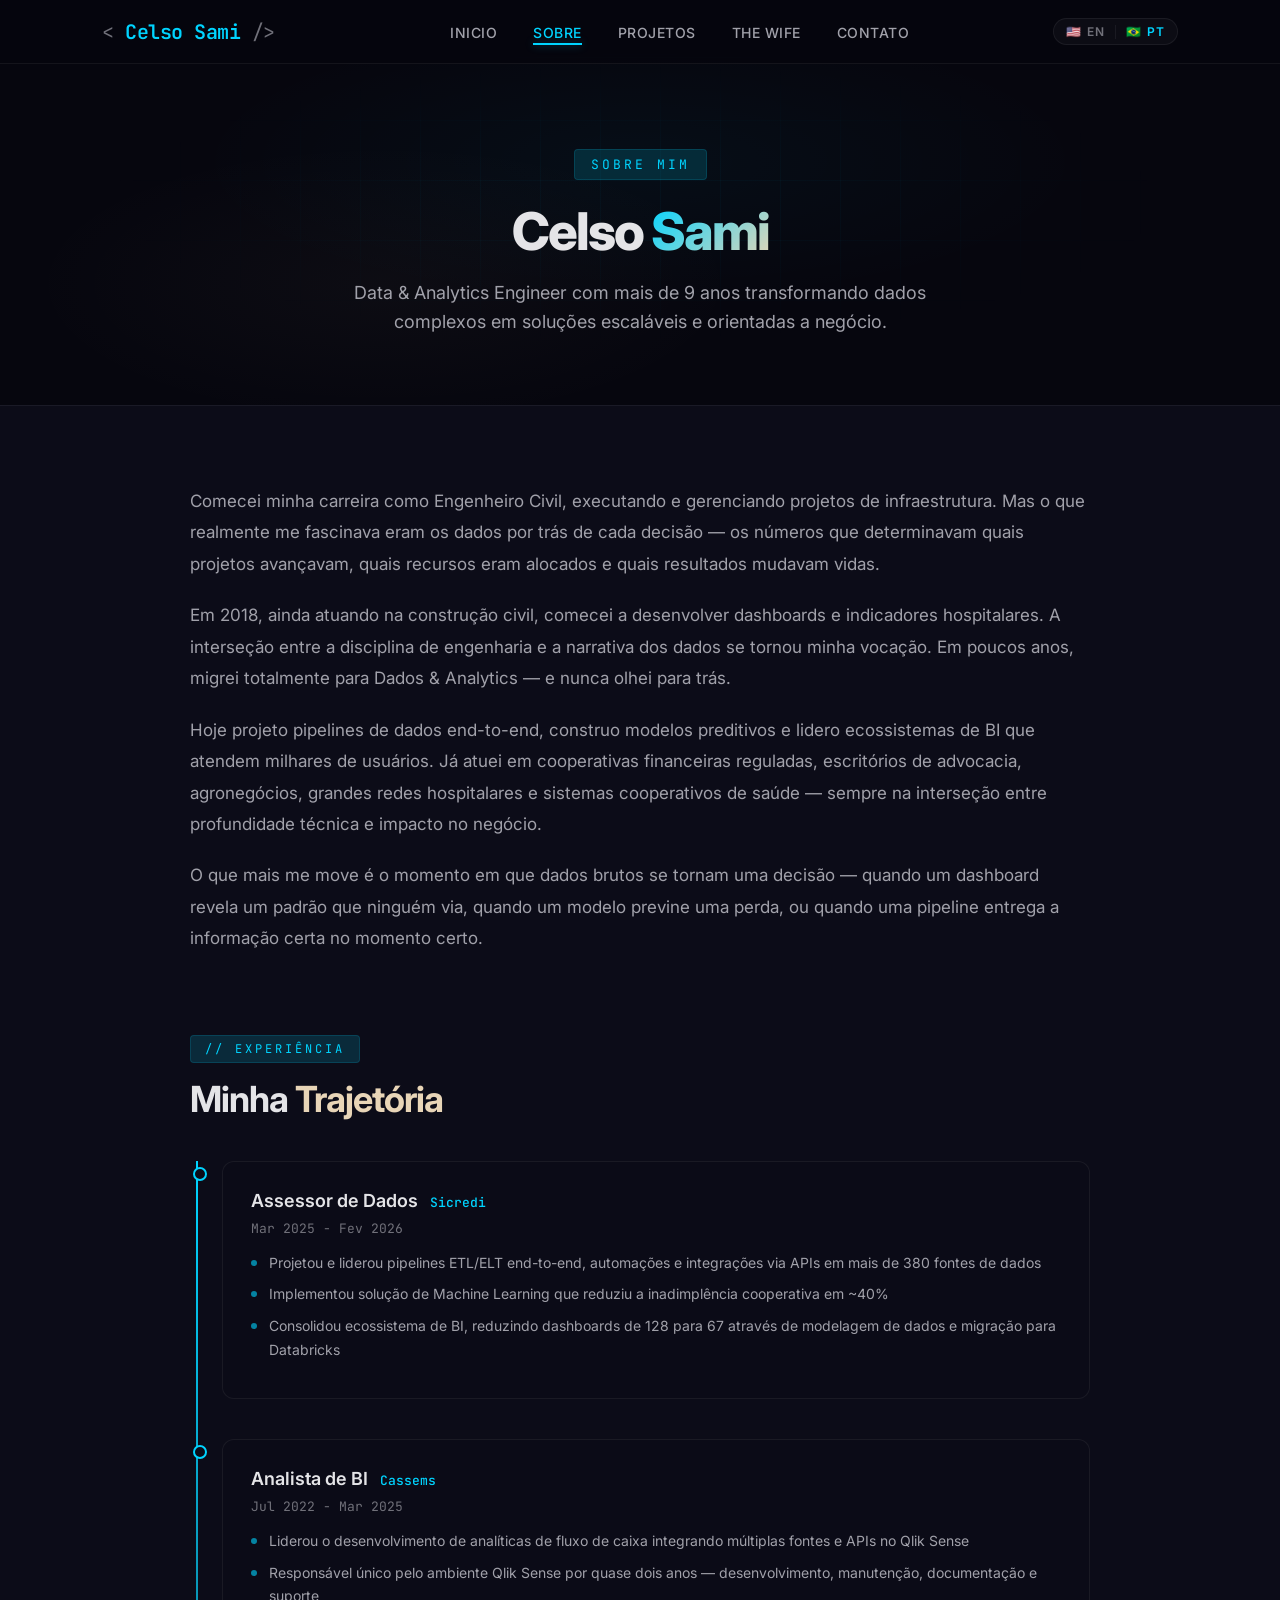
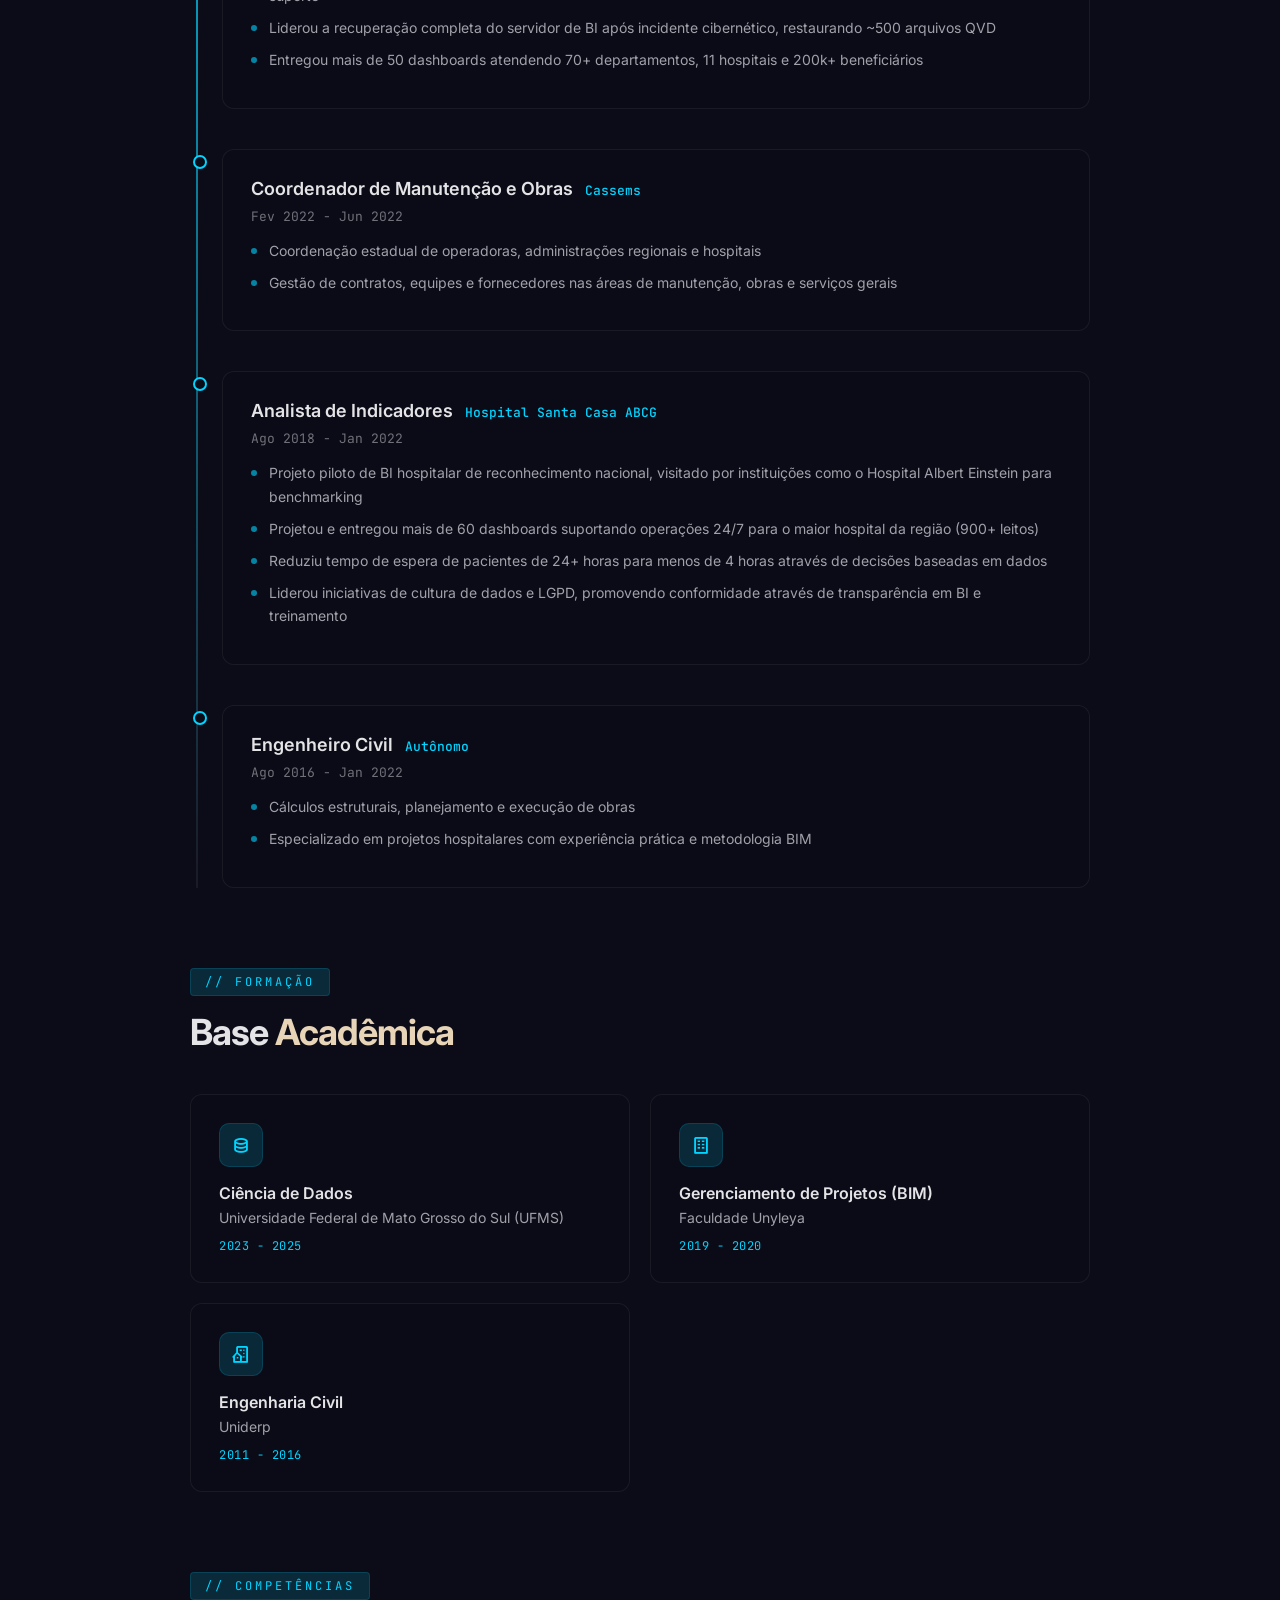
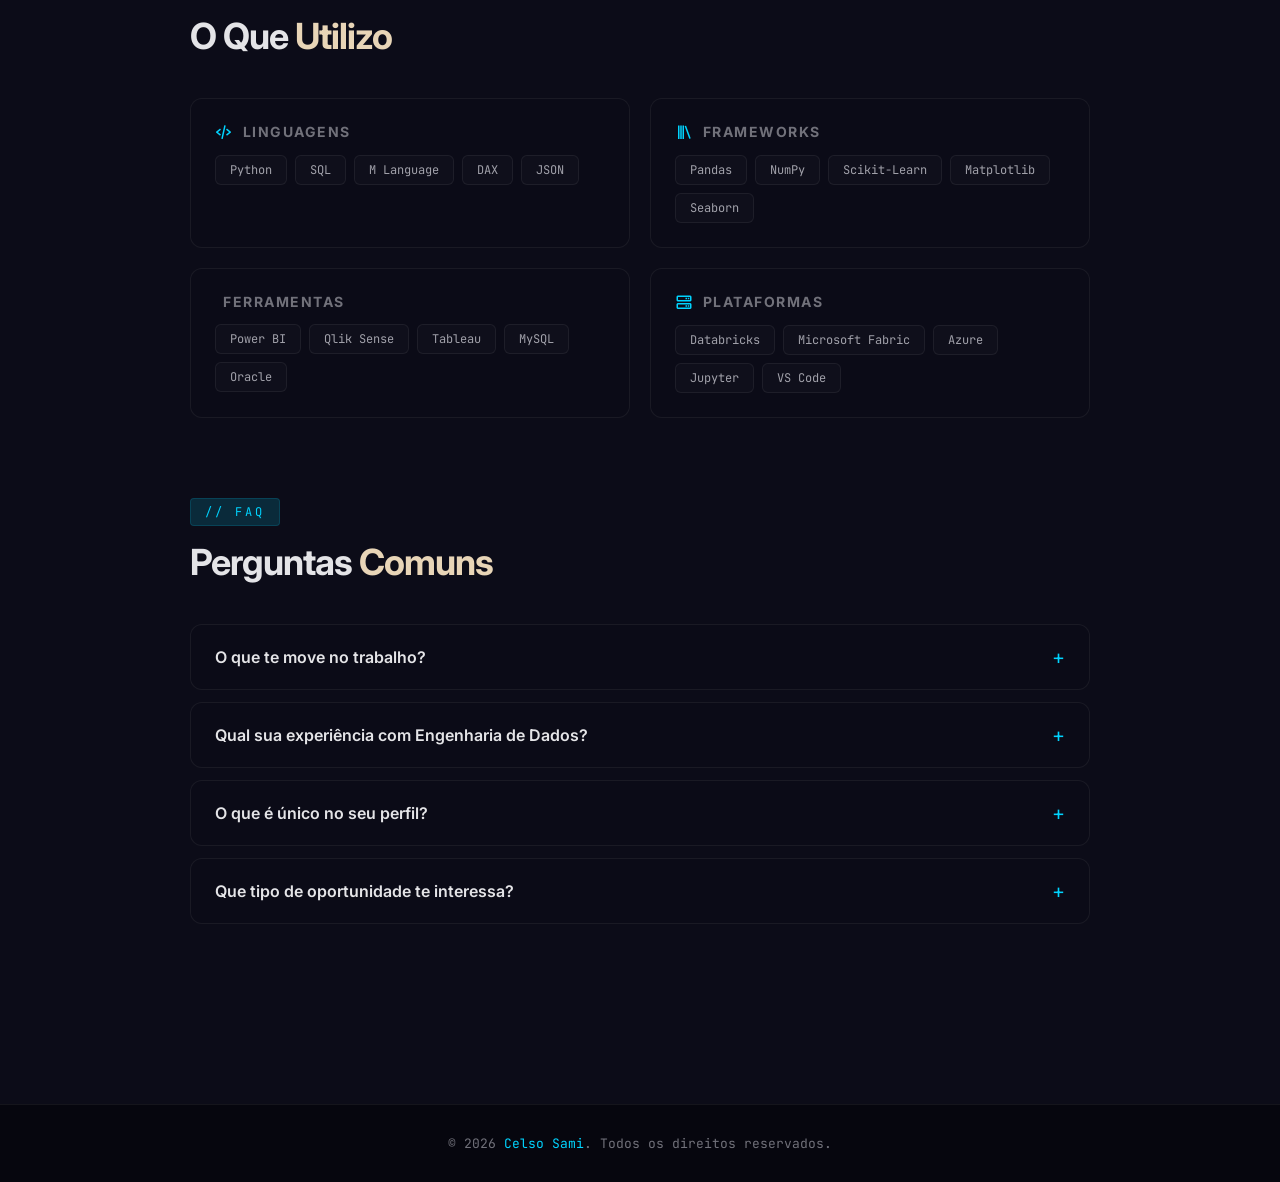
<file: about-pt.html>
<!DOCTYPE html>
<html lang="pt-BR">
<head>
    <meta charset="UTF-8">
    <meta http-equiv="X-UA-Compatible" content="IE=edge">
    <meta name="viewport" content="width=device-width, initial-scale=1.0">
    <title>Sobre - Celso Sami</title>
    <link rel="stylesheet" href="stylesheet.css">
    <link href='https://unpkg.com/boxicons@2.1.4/css/boxicons.min.css' rel='stylesheet'>
</head>
<body>
    <header class="header">
        <a href="pt-br.html" class="logo">Celso Sami</a>
        <div class="header-right" id="headerRight">
            <nav class="navbar">
                <a href="pt-br.html" style="--i:1">Inicio</a>
                <a href="about-pt.html" style="--i:2" class="active">Sobre</a>
                <a href="pt-br.html#portfolio" style="--i:4">Projetos</a>
                <a href="the-wife-pt.html" style="--i:5">The Wife</a>
                <a href="pt-br.html#contact" style="--i:6">Contato</a>
            </nav>
        </div>
        <div class="header-controls">
            <div class="language-switch">
                <a href="about.html">
                    <span>🇺🇸</span>
                    <span>EN</span>
                </a>
                <span class="language-divider"></span>
                <a href="about-pt.html" class="active-language">
                    <span>&#127463;&#127479;</span>
                    <span>PT</span>
                </a>
            </div>
            <div class="menu-toggle" id="menuToggle">
                <span></span>
                <span></span>
                <span></span>
            </div>
        </div>
    </header>

    <section class="about-hero">
        <div class="about-hero-content">
            <span class="tag">Sobre Mim</span>
            <h1>Celso <span class="highlight">Sami</span></h1>
            <p>Data & Analytics Engineer com mais de 9 anos transformando dados complexos em soluções escaláveis e orientadas a negócio.</p>
        </div>
    </section>

    <section class="about-detail">
        <div class="about-detail-container">

            <div class="about-narrative">
                <p>
                    Comecei minha carreira como Engenheiro Civil, executando e gerenciando projetos de infraestrutura. Mas o que realmente me fascinava eram os dados por trás de cada decisão — os números que determinavam quais projetos avançavam, quais recursos eram alocados e quais resultados mudavam vidas.
                </p>
                <p>
                    Em 2018, ainda atuando na construção civil, comecei a desenvolver dashboards e indicadores hospitalares. A interseção entre a disciplina de engenharia e a narrativa dos dados se tornou minha vocação. Em poucos anos, migrei totalmente para Dados &amp; Analytics — e nunca olhei para trás.
                </p>
                <p>
                    Hoje projeto pipelines de dados end-to-end, construo modelos preditivos e lidero ecossistemas de BI que atendem milhares de usuários. Já atuei em cooperativas financeiras reguladas, escritórios de advocacia, agronegócios, grandes redes hospitalares e sistemas cooperativos de saúde — sempre na interseção entre profundidade técnica e impacto no negócio.
                </p>
                <p>
                    O que mais me move é o momento em que dados brutos se tornam uma decisão — quando um dashboard revela um padrão que ninguém via, quando um modelo previne uma perda, ou quando uma pipeline entrega a informação certa no momento certo.
                </p>
            </div>

            <div class="about-timeline-section">
                <div class="section-header">
                    <span class="label">// Experiência</span>
                    <h2>Minha <span class="accent">Trajetória</span></h2>
                </div>

                <div class="timeline">
                    <div class="timeline-item">
                        <div class="timeline-dot"></div>
                        <div class="timeline-content">
                            <div class="timeline-header">
                                <h3>Assessor de Dados</h3>
                                <span class="timeline-company">Sicredi</span>
                            </div>
                            <span class="timeline-date">Mar 2025 - Fev 2026</span>
                            <ul class="timeline-list">
                                <li>Projetou e liderou pipelines ETL/ELT end-to-end, automações e integrações via APIs em mais de 380 fontes de dados</li>
                                <li>Implementou solução de Machine Learning que reduziu a inadimplência cooperativa em ~40%</li>
                                <li>Consolidou ecossistema de BI, reduzindo dashboards de 128 para 67 através de modelagem de dados e migração para Databricks</li>
                            </ul>
                        </div>
                    </div>

                    <div class="timeline-item">
                        <div class="timeline-dot"></div>
                        <div class="timeline-content">
                            <div class="timeline-header">
                                <h3>Analista de BI</h3>
                                <span class="timeline-company">Cassems</span>
                            </div>
                            <span class="timeline-date">Jul 2022 - Mar 2025</span>
                            <ul class="timeline-list">
                                <li>Liderou o desenvolvimento de analíticas de fluxo de caixa integrando múltiplas fontes e APIs no Qlik Sense</li>
                                <li>Responsável único pelo ambiente Qlik Sense por quase dois anos — desenvolvimento, manutenção, documentação e suporte</li>
                                <li>Liderou a recuperação completa do servidor de BI após incidente cibernético, restaurando ~500 arquivos QVD</li>
                                <li>Entregou mais de 50 dashboards atendendo 70+ departamentos, 11 hospitais e 200k+ beneficiários</li>
                            </ul>
                        </div>
                    </div>

                    <div class="timeline-item">
                        <div class="timeline-dot"></div>
                        <div class="timeline-content">
                            <div class="timeline-header">
                                <h3>Coordenador de Manutenção e Obras</h3>
                                <span class="timeline-company">Cassems</span>
                            </div>
                            <span class="timeline-date">Fev 2022 - Jun 2022</span>
                            <ul class="timeline-list">
                                <li>Coordenação estadual de operadoras, administrações regionais e hospitais</li>
                                <li>Gestão de contratos, equipes e fornecedores nas áreas de manutenção, obras e serviços gerais</li>
                            </ul>
                        </div>
                    </div>

                    <div class="timeline-item">
                        <div class="timeline-dot"></div>
                        <div class="timeline-content">
                            <div class="timeline-header">
                                <h3>Analista de Indicadores</h3>
                                <span class="timeline-company">Hospital Santa Casa ABCG</span>
                            </div>
                            <span class="timeline-date">Ago 2018 - Jan 2022</span>
                            <ul class="timeline-list">
                                <li>Projeto piloto de BI hospitalar de reconhecimento nacional, visitado por instituições como o Hospital Albert Einstein para benchmarking</li>
                                <li>Projetou e entregou mais de 60 dashboards suportando operações 24/7 para o maior hospital da região (900+ leitos)</li>
                                <li>Reduziu tempo de espera de pacientes de 24+ horas para menos de 4 horas através de decisões baseadas em dados</li>
                                <li>Liderou iniciativas de cultura de dados e LGPD, promovendo conformidade através de transparência em BI e treinamento</li>
                            </ul>
                        </div>
                    </div>

                    <div class="timeline-item">
                        <div class="timeline-dot"></div>
                        <div class="timeline-content">
                            <div class="timeline-header">
                                <h3>Engenheiro Civil</h3>
                                <span class="timeline-company">Autônomo</span>
                            </div>
                            <span class="timeline-date">Ago 2016 - Jan 2022</span>
                            <ul class="timeline-list">
                                <li>Cálculos estruturais, planejamento e execução de obras</li>
                                <li>Especializado em projetos hospitalares com experiência prática e metodologia BIM</li>
                            </ul>
                        </div>
                    </div>
                </div>
            </div>

            <div class="about-education-section">
                <div class="section-header">
                    <span class="label">// Formação</span>
                    <h2>Base <span class="accent">Acadêmica</span></h2>
                </div>

                <div class="education-grid">
                    <div class="education-card">
                        <div class="education-icon"><i class='bx bx-data'></i></div>
                        <h4>Ciência de Dados</h4>
                        <p class="education-school">Universidade Federal de Mato Grosso do Sul (UFMS)</p>
                        <span class="education-date">2023 - 2025</span>
                    </div>
                    <div class="education-card">
                        <div class="education-icon"><i class='bx bx-building'></i></div>
                        <h4>Gerenciamento de Projetos (BIM)</h4>
                        <p class="education-school">Faculdade Unyleya</p>
                        <span class="education-date">2019 - 2020</span>
                    </div>
                    <div class="education-card">
                        <div class="education-icon"><i class='bx bx-building-house'></i></div>
                        <h4>Engenharia Civil</h4>
                        <p class="education-school">Uniderp</p>
                        <span class="education-date">2011 - 2016</span>
                    </div>
                </div>
            </div>

            <div class="about-skills-section">
                <div class="section-header">
                    <span class="label">// Competências</span>
                    <h2>O Que <span class="accent">Utilizo</span></h2>
                </div>

                <div class="skills-grid">
                    <div class="skill-group">
                        <h4><i class='bx bx-code-alt'></i> Linguagens</h4>
                        <div class="tech-tags">
                            <span class="tech-tag">Python</span>
                            <span class="tech-tag">SQL</span>
                            <span class="tech-tag">M Language</span>
                            <span class="tech-tag">DAX</span>
                            <span class="tech-tag">JSON</span>
                        </div>
                    </div>
                    <div class="skill-group">
                        <h4><i class='bx bx-library'></i> Frameworks</h4>
                        <div class="tech-tags">
                            <span class="tech-tag">Pandas</span>
                            <span class="tech-tag">NumPy</span>
                            <span class="tech-tag">Scikit-Learn</span>
                            <span class="tech-tag">Matplotlib</span>
                            <span class="tech-tag">Seaborn</span>
                        </div>
                    </div>
                    <div class="skill-group">
                        <h4><i class='bx bx-tool'></i> Ferramentas</h4>
                        <div class="tech-tags">
                            <span class="tech-tag">Power BI</span>
                            <span class="tech-tag">Qlik Sense</span>
                            <span class="tech-tag">Tableau</span>
                            <span class="tech-tag">MySQL</span>
                            <span class="tech-tag">Oracle</span>
                        </div>
                    </div>
                    <div class="skill-group">
                        <h4><i class='bx bx-server'></i> Plataformas</h4>
                        <div class="tech-tags">
                            <span class="tech-tag">Databricks</span>
                            <span class="tech-tag">Microsoft Fabric</span>
                            <span class="tech-tag">Azure</span>
                            <span class="tech-tag">Jupyter</span>
                            <span class="tech-tag">VS Code</span>
                        </div>
                    </div>
                </div>
            </div>

            <div class="about-faq-section">
                <div class="section-header">
                    <span class="label">// FAQ</span>
                    <h2>Perguntas <span class="accent">Comuns</span></h2>
                </div>

                <div class="faq-list">
                    <details class="faq-item">
                        <summary>O que te move no trabalho?</summary>
                        <p>O momento em que dados brutos se tornam uma decisão. Sou obcecado pela ponte entre dados complexos e insights claros e acionáveis. Cada pipeline que construo, cada modelo que treino, cada dashboard que projeto tem o objetivo de tornar a decisão de alguém mais fácil, mais rápida ou mais bem informada.</p>
                    </details>
                    <details class="faq-item">
                        <summary>Qual sua experiência com Engenharia de Dados?</summary>
                        <p>End-to-end. Já construí pipelines processando mais de 380 fontes de dados no Databricks, implementei integrações via APIs, orquestrei workflows ETL/ELT e migrei ecossistemas inteiros de BI. Me importo tanto com qualidade e governança de dados quanto com throughput e performance.</p>
                    </details>
                    <details class="faq-item">
                        <summary>O que é único no seu perfil?</summary>
                        <p>Vim da Engenharia Civil — construindo hospitais e gerenciando projetos de construção. Essa experiência me deu uma mentalidade estruturada, orientada a processos, e profunda compreensão de como os dados impactam operações do mundo real. Sei o que significa trabalhar em ambientes regulados onde a precisão não é opcional.</p>
                    </details>
                    <details class="faq-item">
                        <summary>Que tipo de oportunidade te interessa?</summary>
                        <p>Sou atraído por papéis onde posso construir soluções de dados que criam impacto mensurável no negócio — seja projetando pipelines, liderando estratégia de BI ou construindo modelos de ML. Gosto de ambientes onde profundidade técnica encontra problemas reais de negócio.</p>
                    </details>
                </div>
            </div>

        </div>
    </section>

    <footer class="footer">
        <p>&copy; 2026 <span>Celso Sami</span>. Todos os direitos reservados.</p>
    </footer>

    <script>
        const menuToggle = document.getElementById('menuToggle');
        const headerRight = document.getElementById('headerRight');
        if (menuToggle && headerRight) {
            menuToggle.addEventListener('click', () => {
                menuToggle.classList.toggle('active');
                headerRight.classList.toggle('open');
            });
            headerRight.querySelectorAll('a').forEach(link => {
                link.addEventListener('click', () => {
                    menuToggle.classList.remove('active');
                    headerRight.classList.remove('open');
                });
            });
        }

        const header = document.querySelector('.header');
        window.addEventListener('scroll', () => {
            if (window.scrollY > 80) {
                header.style.background = 'rgba(6, 6, 14, 0.92)';
                header.style.borderBottomColor = 'rgba(0, 212, 255, 0.08)';
            } else {
                header.style.background = 'rgba(6, 6, 14, 0.75)';
                header.style.borderBottomColor = 'rgba(255, 255, 255, 0.06)';
            }
        });

        document.querySelectorAll('.timeline-item, .education-card, .skill-group, .faq-item').forEach(el => {
            el.style.opacity = '0';
            el.style.transform = 'translateY(30px)';
            el.style.transition = 'opacity .6s ease, transform .6s ease';
        });

        const observer = new IntersectionObserver((entries) => {
            entries.forEach((entry, i) => {
                if (entry.isIntersecting) {
                    setTimeout(() => {
                        entry.target.style.opacity = '1';
                        entry.target.style.transform = 'translateY(0)';
                    }, i * 80);
                    observer.unobserve(entry.target);
                }
            });
        }, { threshold: 0.1 });

        document.querySelectorAll('.timeline-item, .education-card, .skill-group, .faq-item').forEach(el => {
            observer.observe(el);
        });
    </script>
</body>
</html>
</file>
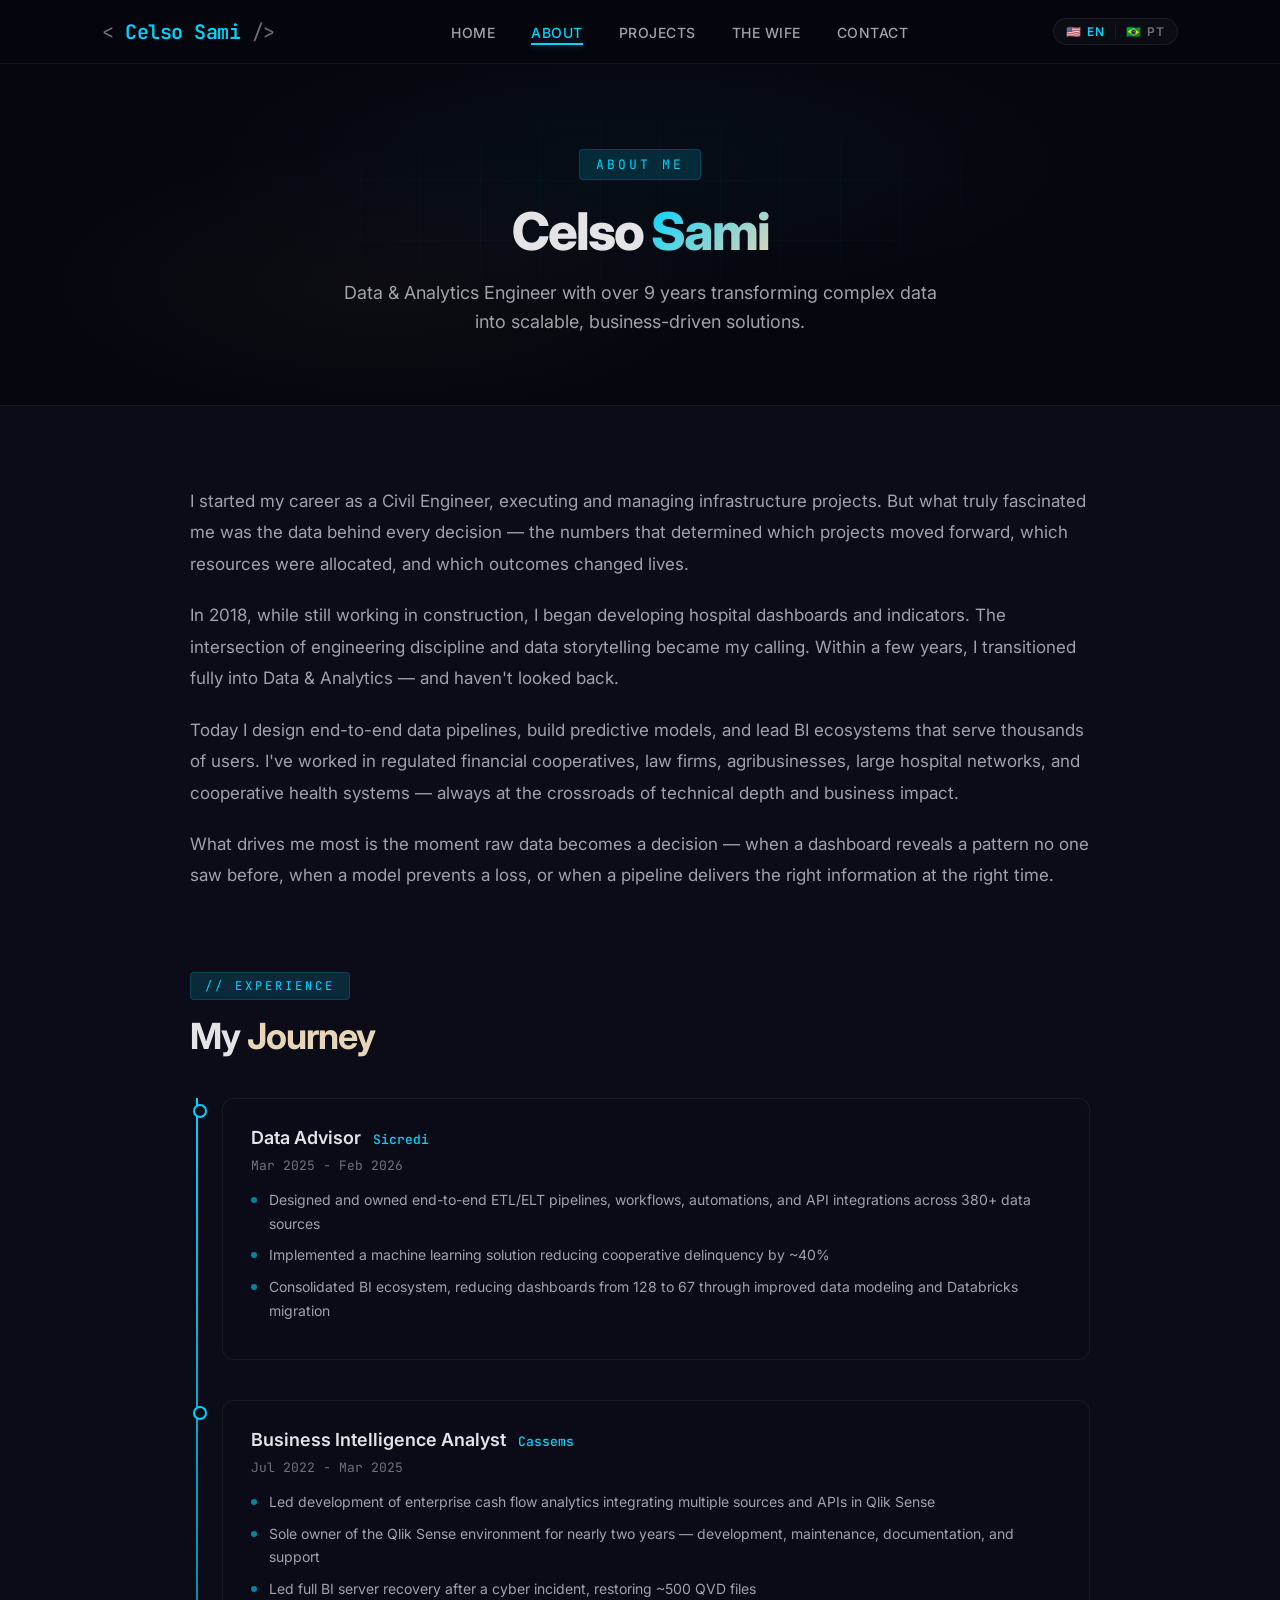
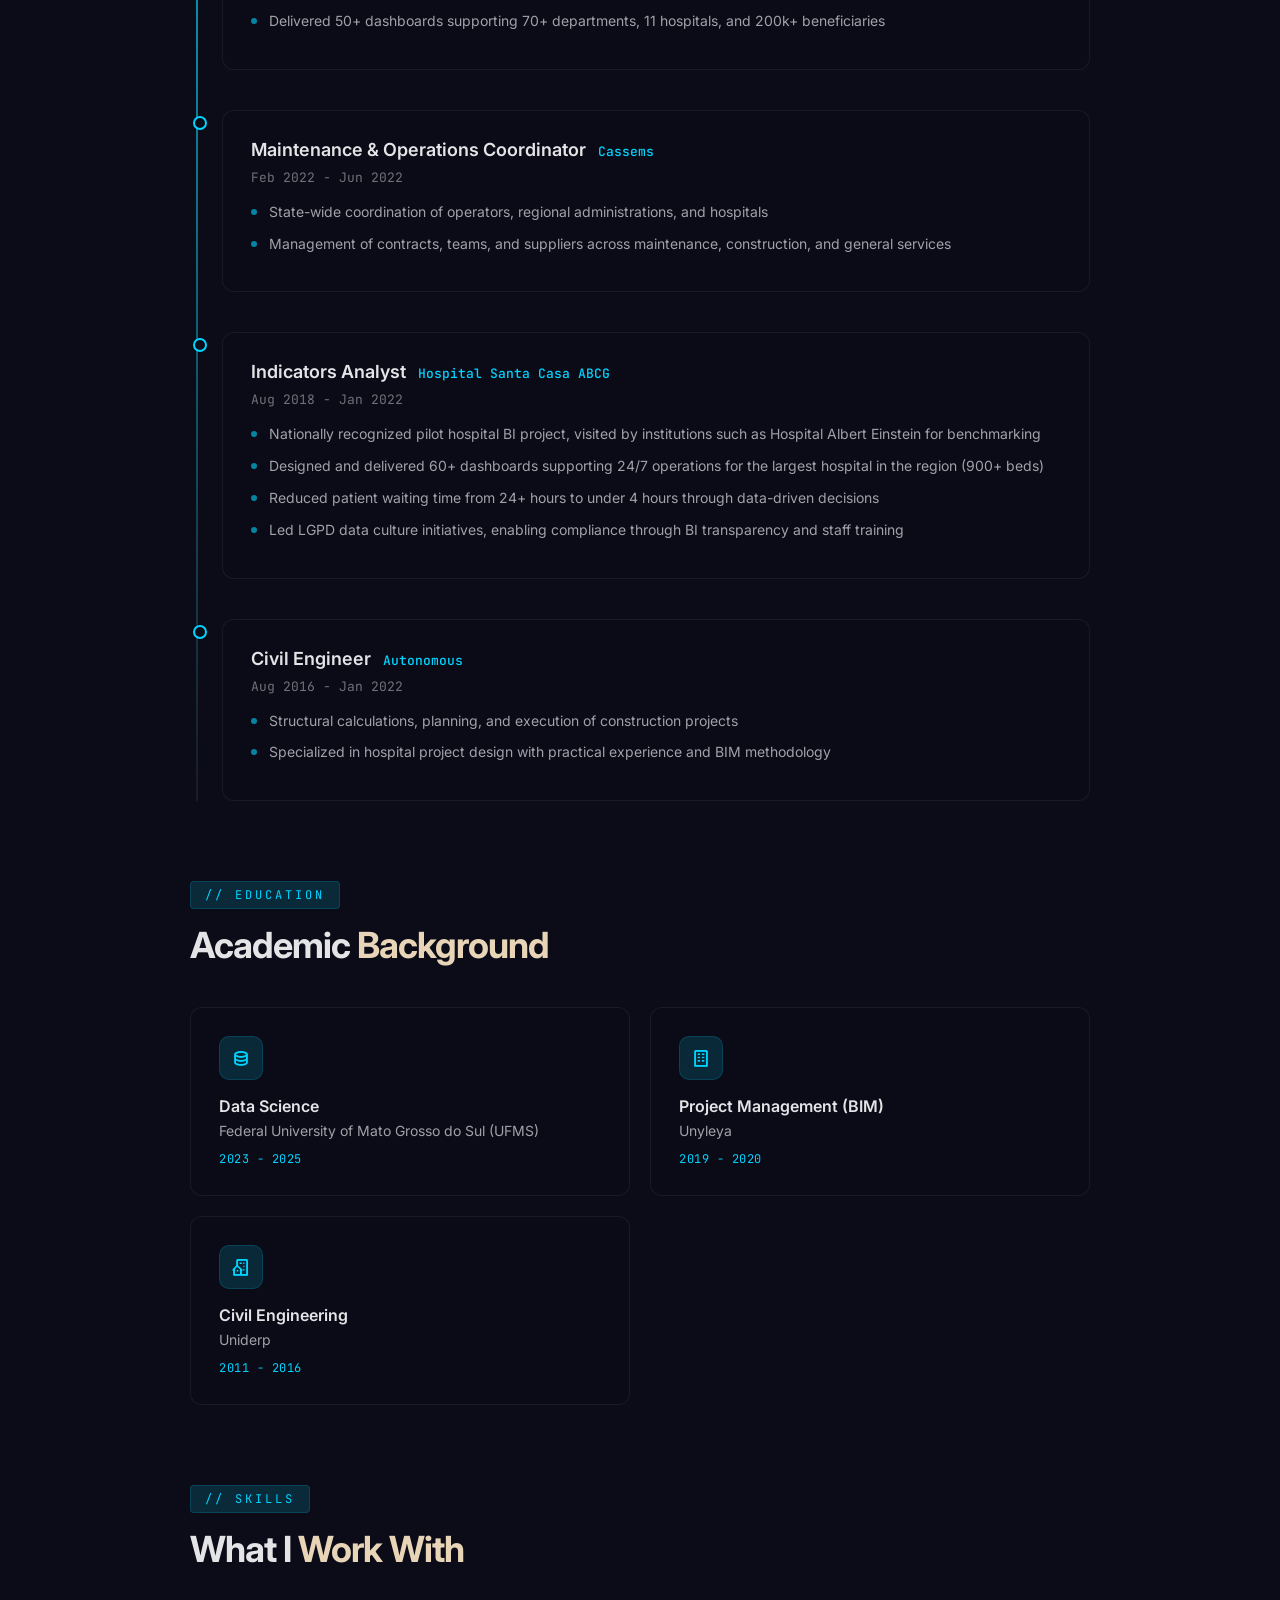
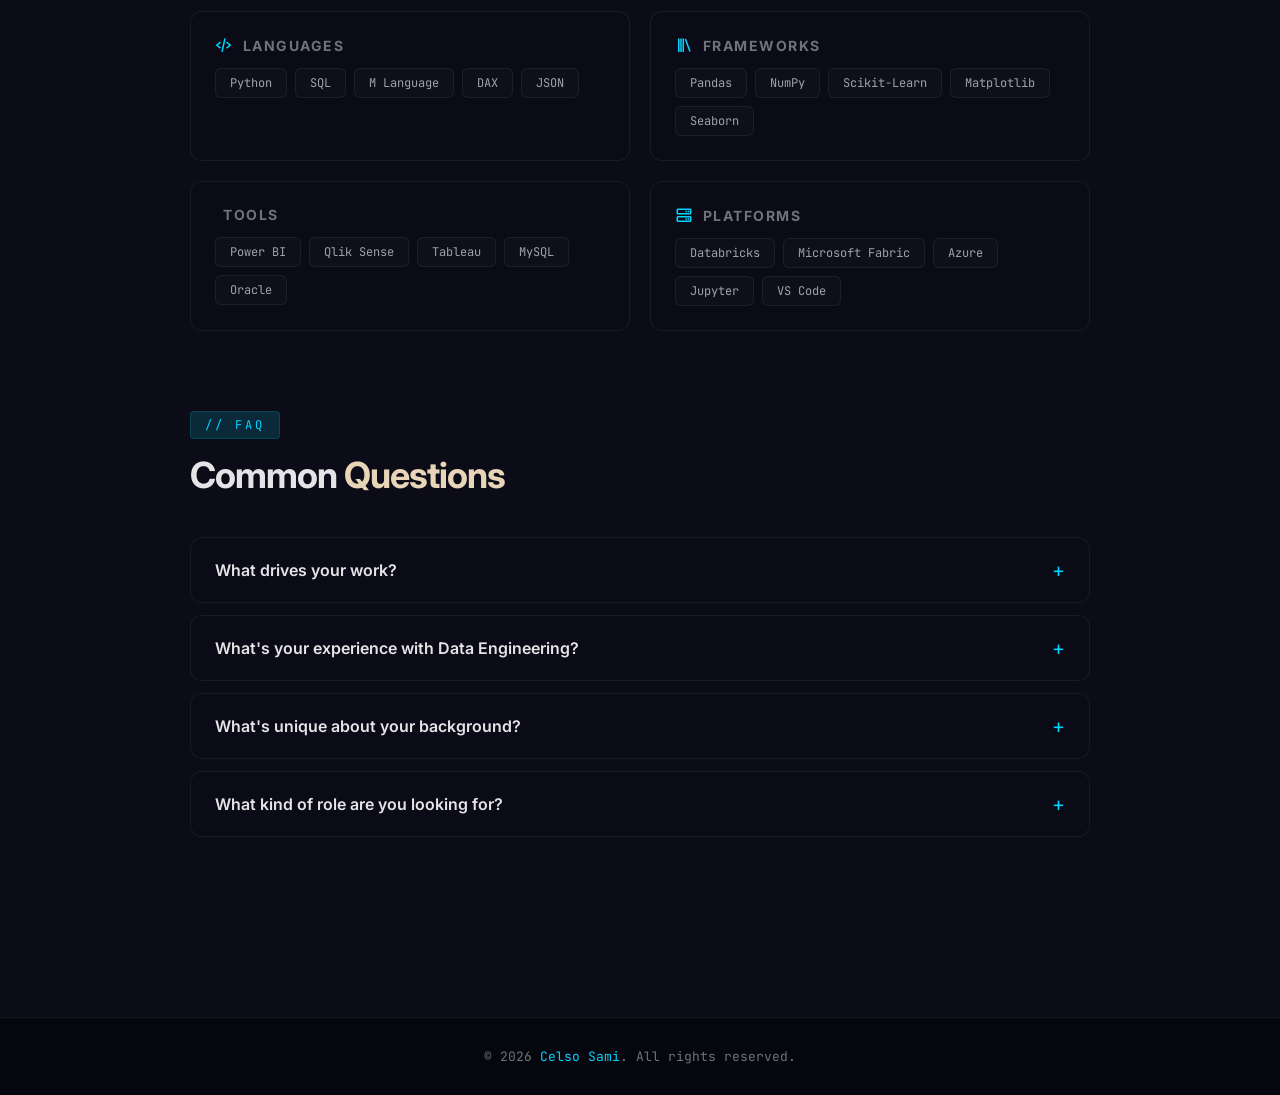
<file: about.html>
<!DOCTYPE html>
<html lang="en">
<head>
    <meta charset="UTF-8">
    <meta http-equiv="X-UA-Compatible" content="IE=edge">
    <meta name="viewport" content="width=device-width, initial-scale=1.0">
    <title>About - Celso Sami</title>
    <link rel="stylesheet" href="stylesheet.css">
    <link href='https://unpkg.com/boxicons@2.1.4/css/boxicons.min.css' rel='stylesheet'>
</head>
<body>
    <header class="header">
        <a href="index.html" class="logo">Celso Sami</a>
        <div class="header-right" id="headerRight">
            <nav class="navbar">
                <a href="index.html" style="--i:1">Home</a>
                <a href="about.html" style="--i:2" class="active">About</a>
                <a href="index.html#portfolio" style="--i:4">Projects</a>
                <a href="the-wife.html" style="--i:5">The Wife</a>
                <a href="index.html#contact" style="--i:6">Contact</a>
            </nav>
        </div>
        <div class="header-controls">
            <div class="language-switch">
                <a href="about.html" class="active-language">
                    <span>🇺🇸</span>
                    <span>EN</span>
                </a>
                <span class="language-divider"></span>
                <a href="about-pt.html">
                    <span>🇧🇷</span>
                    <span>PT</span>
                </a>
            </div>
            <div class="menu-toggle" id="menuToggle">
                <span></span>
                <span></span>
                <span></span>
            </div>
        </div>
    </header>

    <section class="about-hero">
        <div class="about-hero-content">
            <span class="tag">About Me</span>
            <h1>Celso <span class="highlight">Sami</span></h1>
            <p>Data & Analytics Engineer with over 9 years transforming complex data into scalable, business-driven solutions.</p>
        </div>
    </section>

    <section class="about-detail">
        <div class="about-detail-container">

            <div class="about-narrative">
                <p>
                    I started my career as a Civil Engineer, executing and managing infrastructure projects. But what truly fascinated me was the data behind every decision — the numbers that determined which projects moved forward, which resources were allocated, and which outcomes changed lives.
                </p>
                <p>
                    In 2018, while still working in construction, I began developing hospital dashboards and indicators. The intersection of engineering discipline and data storytelling became my calling. Within a few years, I transitioned fully into Data &amp; Analytics — and haven't looked back.
                </p>
                <p>
                    Today I design end-to-end data pipelines, build predictive models, and lead BI ecosystems that serve thousands of users. I've worked in regulated financial cooperatives, law firms, agribusinesses, large hospital networks, and cooperative health systems — always at the crossroads of technical depth and business impact.
                </p>
                <p>
                    What drives me most is the moment raw data becomes a decision — when a dashboard reveals a pattern no one saw before, when a model prevents a loss, or when a pipeline delivers the right information at the right time.
                </p>
            </div>

            <div class="about-timeline-section">
                <div class="section-header">
                    <span class="label">// Experience</span>
                    <h2>My <span class="accent">Journey</span></h2>
                </div>

                <div class="timeline">
                    <div class="timeline-item">
                        <div class="timeline-dot"></div>
                        <div class="timeline-content">
                            <div class="timeline-header">
                                <h3>Data Advisor</h3>
                                <span class="timeline-company">Sicredi</span>
                            </div>
                            <span class="timeline-date">Mar 2025 - Feb 2026</span>
                            <ul class="timeline-list">
                                <li>Designed and owned end-to-end ETL/ELT pipelines, workflows, automations, and API integrations across 380+ data sources</li>
                                <li>Implemented a machine learning solution reducing cooperative delinquency by ~40%</li>
                                <li>Consolidated BI ecosystem, reducing dashboards from 128 to 67 through improved data modeling and Databricks migration</li>
                            </ul>
                        </div>
                    </div>

                    <div class="timeline-item">
                        <div class="timeline-dot"></div>
                        <div class="timeline-content">
                            <div class="timeline-header">
                                <h3>Business Intelligence Analyst</h3>
                                <span class="timeline-company">Cassems</span>
                            </div>
                            <span class="timeline-date">Jul 2022 - Mar 2025</span>
                            <ul class="timeline-list">
                                <li>Led development of enterprise cash flow analytics integrating multiple sources and APIs in Qlik Sense</li>
                                <li>Sole owner of the Qlik Sense environment for nearly two years — development, maintenance, documentation, and support</li>
                                <li>Led full BI server recovery after a cyber incident, restoring ~500 QVD files</li>
                                <li>Delivered 50+ dashboards supporting 70+ departments, 11 hospitals, and 200k+ beneficiaries</li>
                            </ul>
                        </div>
                    </div>

                    <div class="timeline-item">
                        <div class="timeline-dot"></div>
                        <div class="timeline-content">
                            <div class="timeline-header">
                                <h3>Maintenance &amp; Operations Coordinator</h3>
                                <span class="timeline-company">Cassems</span>
                            </div>
                            <span class="timeline-date">Feb 2022 - Jun 2022</span>
                            <ul class="timeline-list">
                                <li>State-wide coordination of operators, regional administrations, and hospitals</li>
                                <li>Management of contracts, teams, and suppliers across maintenance, construction, and general services</li>
                            </ul>
                        </div>
                    </div>

                    <div class="timeline-item">
                        <div class="timeline-dot"></div>
                        <div class="timeline-content">
                            <div class="timeline-header">
                                <h3>Indicators Analyst</h3>
                                <span class="timeline-company">Hospital Santa Casa ABCG</span>
                            </div>
                            <span class="timeline-date">Aug 2018 - Jan 2022</span>
                            <ul class="timeline-list">
                                <li>Nationally recognized pilot hospital BI project, visited by institutions such as Hospital Albert Einstein for benchmarking</li>
                                <li>Designed and delivered 60+ dashboards supporting 24/7 operations for the largest hospital in the region (900+ beds)</li>
                                <li>Reduced patient waiting time from 24+ hours to under 4 hours through data-driven decisions</li>
                                <li>Led LGPD data culture initiatives, enabling compliance through BI transparency and staff training</li>
                            </ul>
                        </div>
                    </div>

                    <div class="timeline-item">
                        <div class="timeline-dot"></div>
                        <div class="timeline-content">
                            <div class="timeline-header">
                                <h3>Civil Engineer</h3>
                                <span class="timeline-company">Autonomous</span>
                            </div>
                            <span class="timeline-date">Aug 2016 - Jan 2022</span>
                            <ul class="timeline-list">
                                <li>Structural calculations, planning, and execution of construction projects</li>
                                <li>Specialized in hospital project design with practical experience and BIM methodology</li>
                            </ul>
                        </div>
                    </div>
                </div>
            </div>

            <div class="about-education-section">
                <div class="section-header">
                    <span class="label">// Education</span>
                    <h2>Academic <span class="accent">Background</span></h2>
                </div>

                <div class="education-grid">
                    <div class="education-card">
                        <div class="education-icon"><i class='bx bx-data'></i></div>
                        <h4>Data Science</h4>
                        <p class="education-school">Federal University of Mato Grosso do Sul (UFMS)</p>
                        <span class="education-date">2023 - 2025</span>
                    </div>
                    <div class="education-card">
                        <div class="education-icon"><i class='bx bx-building'></i></div>
                        <h4>Project Management (BIM)</h4>
                        <p class="education-school">Unyleya</p>
                        <span class="education-date">2019 - 2020</span>
                    </div>
                    <div class="education-card">
                        <div class="education-icon"><i class='bx bx-building-house'></i></div>
                        <h4>Civil Engineering</h4>
                        <p class="education-school">Uniderp</p>
                        <span class="education-date">2011 - 2016</span>
                    </div>
                </div>
            </div>

            <div class="about-skills-section">
                <div class="section-header">
                    <span class="label">// Skills</span>
                    <h2>What I <span class="accent">Work With</span></h2>
                </div>

                <div class="skills-grid">
                    <div class="skill-group">
                        <h4><i class='bx bx-code-alt'></i> Languages</h4>
                        <div class="tech-tags">
                            <span class="tech-tag">Python</span>
                            <span class="tech-tag">SQL</span>
                            <span class="tech-tag">M Language</span>
                            <span class="tech-tag">DAX</span>
                            <span class="tech-tag">JSON</span>
                        </div>
                    </div>
                    <div class="skill-group">
                        <h4><i class='bx bx-library'></i> Frameworks</h4>
                        <div class="tech-tags">
                            <span class="tech-tag">Pandas</span>
                            <span class="tech-tag">NumPy</span>
                            <span class="tech-tag">Scikit-Learn</span>
                            <span class="tech-tag">Matplotlib</span>
                            <span class="tech-tag">Seaborn</span>
                        </div>
                    </div>
                    <div class="skill-group">
                        <h4><i class='bx bx-tool'></i> Tools</h4>
                        <div class="tech-tags">
                            <span class="tech-tag">Power BI</span>
                            <span class="tech-tag">Qlik Sense</span>
                            <span class="tech-tag">Tableau</span>
                            <span class="tech-tag">MySQL</span>
                            <span class="tech-tag">Oracle</span>
                        </div>
                    </div>
                    <div class="skill-group">
                        <h4><i class='bx bx-server'></i> Platforms</h4>
                        <div class="tech-tags">
                            <span class="tech-tag">Databricks</span>
                            <span class="tech-tag">Microsoft Fabric</span>
                            <span class="tech-tag">Azure</span>
                            <span class="tech-tag">Jupyter</span>
                            <span class="tech-tag">VS Code</span>
                        </div>
                    </div>
                </div>
            </div>

            <div class="about-faq-section">
                <div class="section-header">
                    <span class="label">// FAQ</span>
                    <h2>Common <span class="accent">Questions</span></h2>
                </div>

                <div class="faq-list">
                    <details class="faq-item">
                        <summary>What drives your work?</summary>
                        <p>The moment raw data becomes a decision. I'm obsessed with the bridge between complex data and clear, actionable insights. Every pipeline I build, every model I train, every dashboard I design is aimed at making someone's decision easier, faster, or better-informed.</p>
                    </details>
                    <details class="faq-item">
                        <summary>What's your experience with Data Engineering?</summary>
                        <p>End-to-end. I've built pipelines processing 380+ data sources in Databricks, implemented API integrations, orchestrated ETL/ELT workflows, and migrated entire BI ecosystems. I care as much about data quality and governance as about throughput and performance.</p>
                    </details>
                    <details class="faq-item">
                        <summary>What's unique about your background?</summary>
                        <p>I came from Civil Engineering — building hospitals and managing construction projects. That experience gave me a structured, process-oriented mindset and deep understanding of how data impacts real-world operations. I know what it means to work in regulated environments where accuracy isn't optional.</p>
                    </details>
                    <details class="faq-item">
                        <summary>What kind of role are you looking for?</summary>
                        <p>I'm drawn to roles where I can build data solutions that create measurable business impact — whether that's designing pipelines, leading BI strategy, or building ML models. I thrive in environments where technical depth meets real business problems.</p>
                    </details>
                </div>
            </div>

        </div>
    </section>

    <footer class="footer">
        <p>&copy; 2026 <span>Celso Sami</span>. All rights reserved.</p>
    </footer>

    <script>
        const menuToggle = document.getElementById('menuToggle');
        const headerRight = document.getElementById('headerRight');
        if (menuToggle && headerRight) {
            menuToggle.addEventListener('click', () => {
                menuToggle.classList.toggle('active');
                headerRight.classList.toggle('open');
            });
            headerRight.querySelectorAll('a').forEach(link => {
                link.addEventListener('click', () => {
                    menuToggle.classList.remove('active');
                    headerRight.classList.remove('open');
                });
            });
        }

        const header = document.querySelector('.header');
        window.addEventListener('scroll', () => {
            if (window.scrollY > 80) {
                header.style.background = 'rgba(6, 6, 14, 0.92)';
                header.style.borderBottomColor = 'rgba(0, 212, 255, 0.08)';
            } else {
                header.style.background = 'rgba(6, 6, 14, 0.75)';
                header.style.borderBottomColor = 'rgba(255, 255, 255, 0.06)';
            }
        });

        document.querySelectorAll('.timeline-item, .education-card, .skill-group, .faq-item').forEach(el => {
            el.style.opacity = '0';
            el.style.transform = 'translateY(30px)';
            el.style.transition = 'opacity .6s ease, transform .6s ease';
        });

        const observer = new IntersectionObserver((entries) => {
            entries.forEach((entry, i) => {
                if (entry.isIntersecting) {
                    setTimeout(() => {
                        entry.target.style.opacity = '1';
                        entry.target.style.transform = 'translateY(0)';
                    }, i * 80);
                    observer.unobserve(entry.target);
                }
            });
        }, { threshold: 0.1 });

        document.querySelectorAll('.timeline-item, .education-card, .skill-group, .faq-item').forEach(el => {
            observer.observe(el);
        });
    </script>
</body>
</html>
</file>
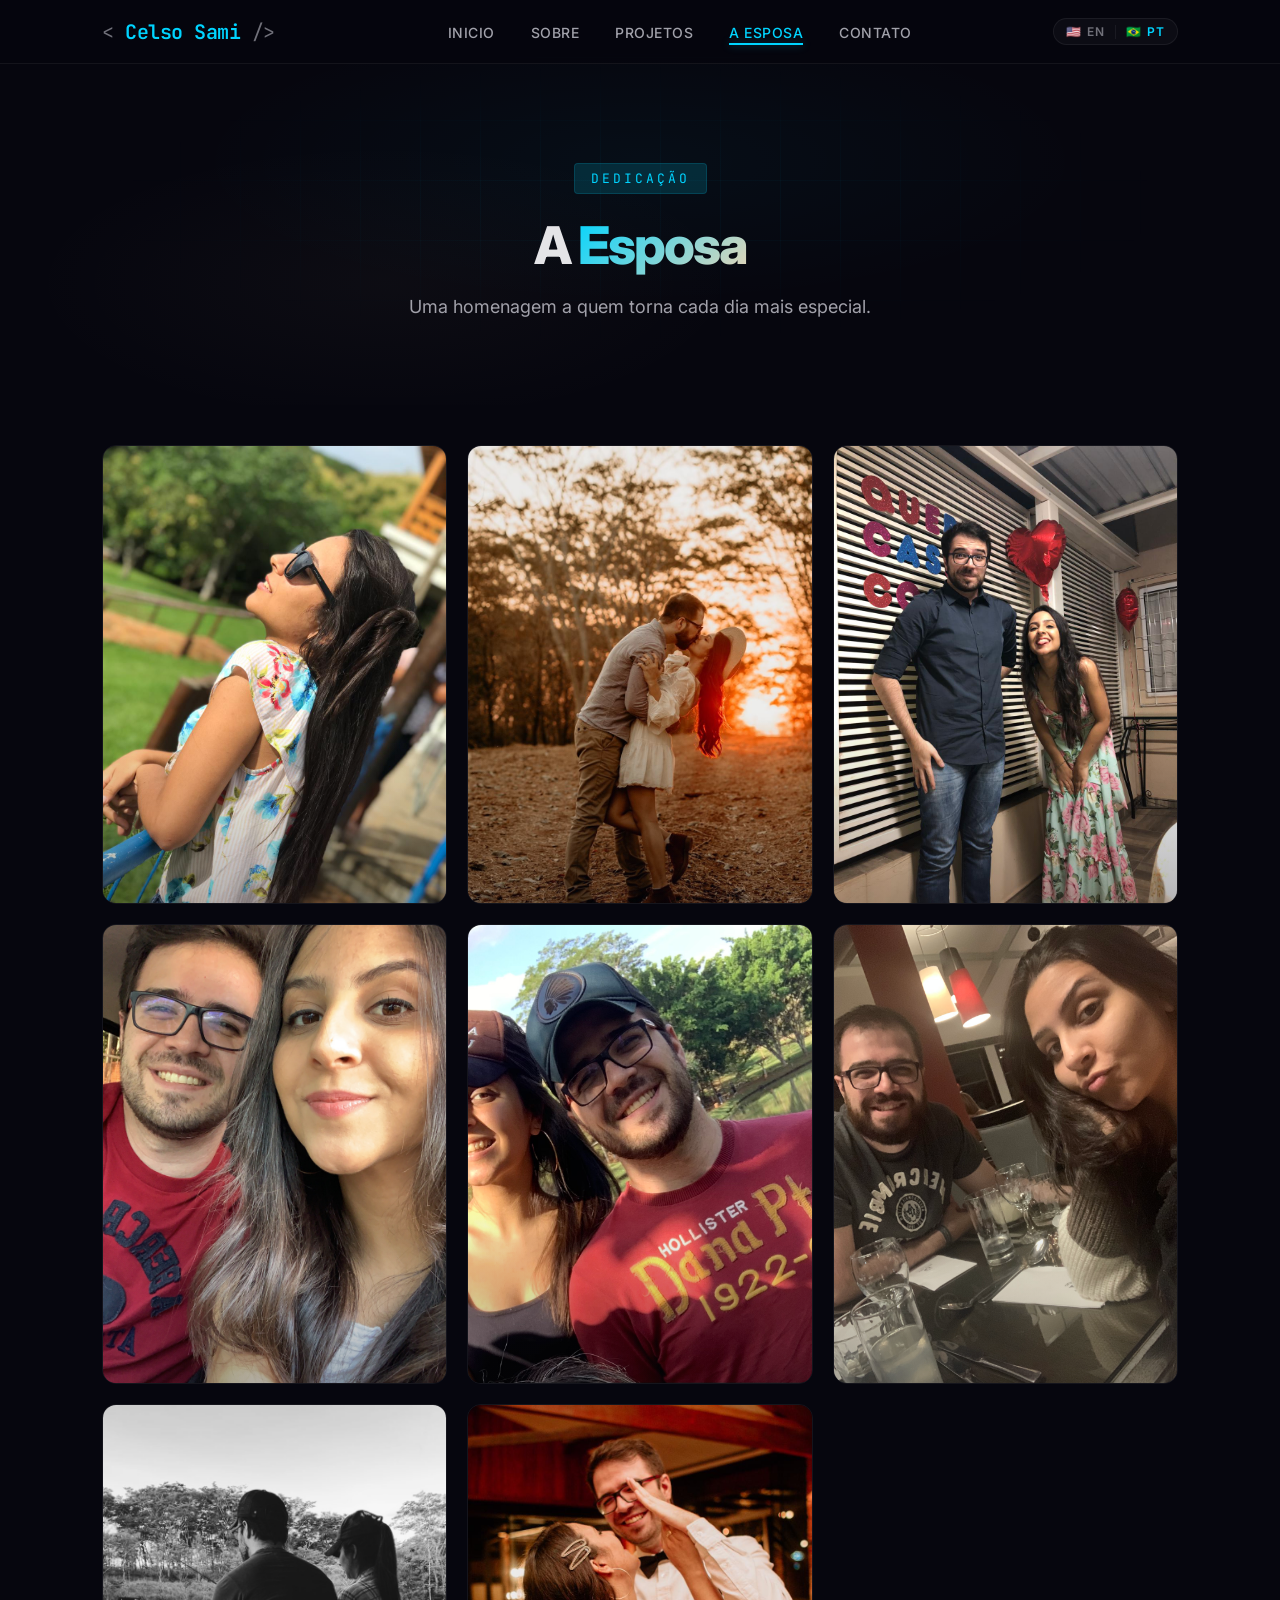
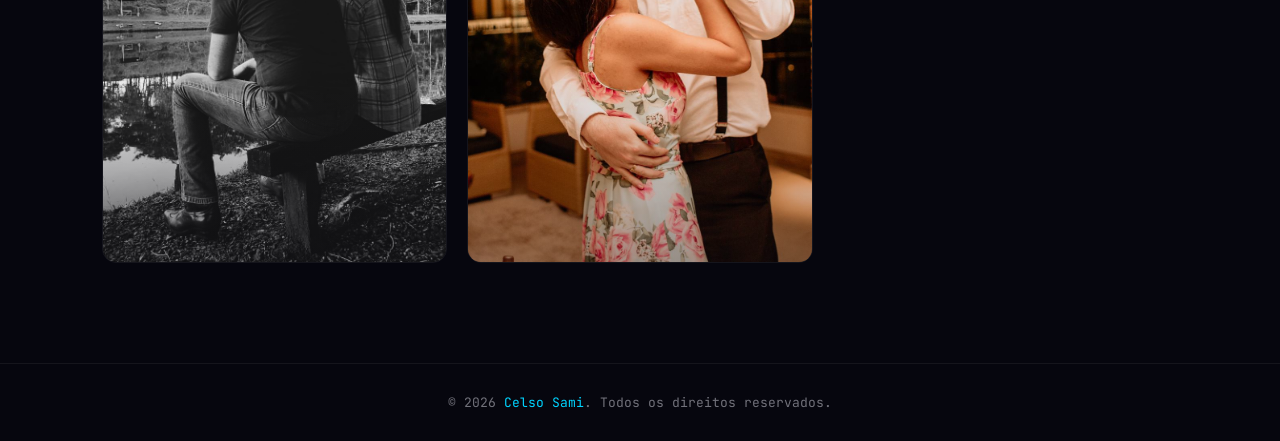
<file: the-wife-pt.html>
<!DOCTYPE html>
<html lang="pt-BR">
<head>
    <meta charset="UTF-8">
    <meta http-equiv="X-UA-Compatible" content="IE=edge">
    <meta name="viewport" content="width=device-width, initial-scale=1.0">
    <title>A Esposa - Celso Sami</title>
    <link rel="stylesheet" href="stylesheet.css">
    <link href='https://unpkg.com/boxicons@2.1.4/css/boxicons.min.css' rel='stylesheet'>
</head>
<body>
    <header class="header">
        <a href="pt-br.html" class="logo">Celso Sami</a>
        <div class="header-right" id="headerRight">
            <nav class="navbar">
                <a href="pt-br.html" style="--i:1">Inicio</a>
                <a href="about-pt.html" style="--i:2">Sobre</a>
                <a href="pt-br.html#portfolio" style="--i:4">Projetos</a>
                <a href="the-wife-pt.html" style="--i:5" class="active">A Esposa</a>
                <a href="pt-br.html#contact" style="--i:6">Contato</a>
            </nav>
        </div>
        <div class="header-controls">
            <div class="language-switch">
                <a href="the-wife.html">
                    <span>🇺🇸</span>
                    <span>EN</span>
                </a>
                <span class="language-divider"></span>
                <a href="the-wife-pt.html" class="active-language">
                    <span>🇧🇷</span>
                    <span>PT</span>
                </a>
            </div>
            <div class="menu-toggle" id="menuToggle">
                <span></span>
                <span></span>
                <span></span>
            </div>
        </div>
    </header>

    <section class="wife-hero">
        <div class="wife-hero-content">
            <span class="tag">Dedicação</span>
            <h1>A <span class="highlight">Esposa</span></h1>
            <p>Uma homenagem a quem torna cada dia mais especial.</p>
        </div>
    </section>

    <section class="wife-gallery">
        <div class="gallery-grid">
            <div class="gallery-item">
                <img src="./foto_e/foto01.jpg" alt="Foto 01" loading="lazy">
                <div class="gallery-overlay"></div>
            </div>
            <div class="gallery-item">
                <img src="./foto_e/foto02.jpg" alt="Foto 02" loading="lazy">
                <div class="gallery-overlay"></div>
            </div>
            <div class="gallery-item">
                <img src="./foto_e/foto03.jpg" alt="Foto 03" loading="lazy">
                <div class="gallery-overlay"></div>
            </div>
            <div class="gallery-item">
                <img src="./foto_e/foto04.jpg" alt="Foto 04" loading="lazy">
                <div class="gallery-overlay"></div>
            </div>
            <div class="gallery-item">
                <img src="./foto_e/foto05.jpg" alt="Foto 05" loading="lazy">
                <div class="gallery-overlay"></div>
            </div>
            <div class="gallery-item">
                <img src="./foto_e/foto08.jpg" alt="Foto 08" loading="lazy">
                <div class="gallery-overlay"></div>
            </div>
            <div class="gallery-item">
                <img src="./foto_e/foto09.jpg" alt="Foto 09" loading="lazy">
                <div class="gallery-overlay"></div>
            </div>
            <div class="gallery-item">
                <img src="./foto_e/foto10.jpg" alt="Foto 10" loading="lazy">
                <div class="gallery-overlay"></div>
            </div>
            <div class="gallery-item">
                <img src="./foto_e/foto11.jpg" alt="Foto 11" loading="lazy">
                <div class="gallery-overlay"></div>
            </div>
        </div>
    </section>

    <footer class="footer">
        <p>&copy; 2026 <span>Celso Sami</span>. Todos os direitos reservados.</p>
    </footer>

    <script>
        document.addEventListener('DOMContentLoaded', () => {
            const menuToggle = document.getElementById('menuToggle');
            const headerRight = document.getElementById('headerRight');
            if (menuToggle && headerRight) {
                menuToggle.addEventListener('click', () => {
                    menuToggle.classList.toggle('active');
                    headerRight.classList.toggle('open');
                });
                headerRight.querySelectorAll('a').forEach(link => {
                    link.addEventListener('click', () => {
                        menuToggle.classList.remove('active');
                        headerRight.classList.remove('open');
                    });
                });
            }
            
            const galleryItems = document.querySelectorAll('.gallery-item');
            const observer = new IntersectionObserver((entries) => {
                entries.forEach((entry, index) => {
                    if (entry.isIntersecting) {
                        setTimeout(() => {
                            entry.target.classList.add('show');
                        }, index * 100);
                        observer.unobserve(entry.target);
                    }
                });
            }, { threshold: 0.1 });

            galleryItems.forEach(item => observer.observe(item));
        });
    </script>
</body>
</html>
</file>
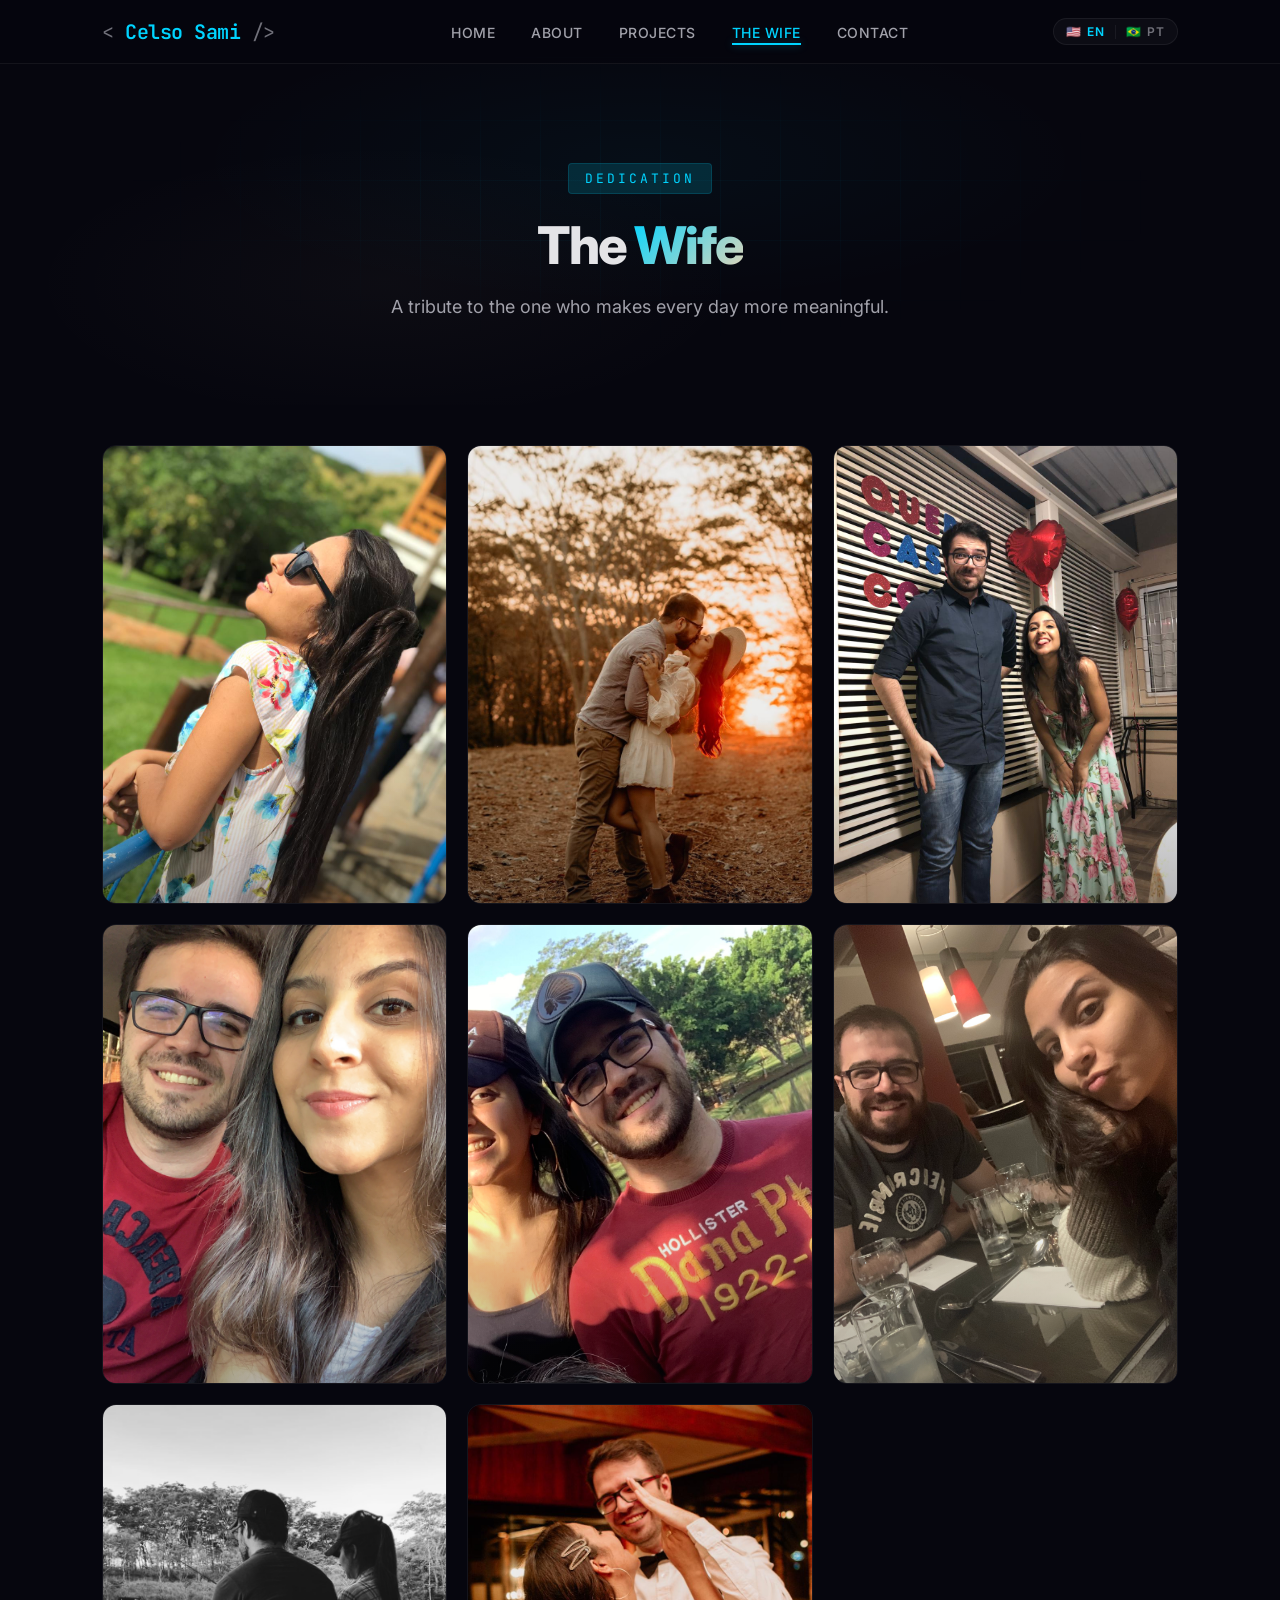
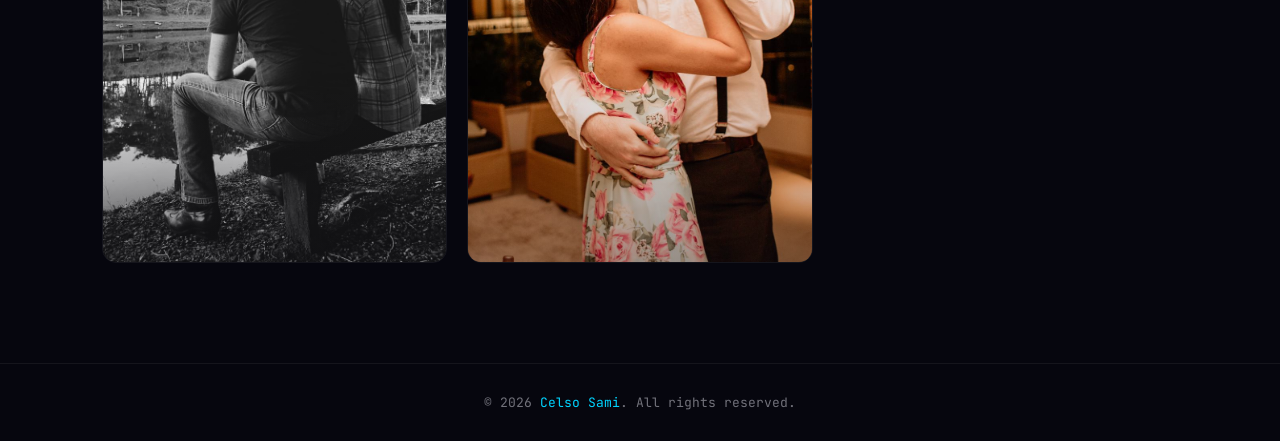
<file: the-wife.html>
<!DOCTYPE html>
<html lang="en">
<head>
    <meta charset="UTF-8">
    <meta http-equiv="X-UA-Compatible" content="IE=edge">
    <meta name="viewport" content="width=device-width, initial-scale=1.0">
    <title>The Wife - Celso Sami</title>
    <link rel="stylesheet" href="stylesheet.css">
    <link href='https://unpkg.com/boxicons@2.1.4/css/boxicons.min.css' rel='stylesheet'>
</head>
<body>
    <header class="header">
        <a href="index.html" class="logo">Celso Sami</a>
        <div class="header-right" id="headerRight">
            <nav class="navbar">
                <a href="index.html" style="--i:1">Home</a>
                <a href="about.html" style="--i:2">About</a>
                <a href="index.html#portfolio" style="--i:4">Projects</a>
                <a href="the-wife.html" style="--i:5" class="active">The Wife</a>
                <a href="index.html#contact" style="--i:6">Contact</a>
            </nav>
        </div>
        <div class="header-controls">
            <div class="language-switch">
                <a href="the-wife.html" class="active-language">
                    <span>🇺🇸</span>
                    <span>EN</span>
                </a>
                <span class="language-divider"></span>
                <a href="the-wife-pt.html">
                    <span>🇧🇷</span>
                    <span>PT</span>
                </a>
            </div>
            <div class="menu-toggle" id="menuToggle">
                <span></span>
                <span></span>
                <span></span>
            </div>
        </div>
    </header>

    <section class="wife-hero">
        <div class="wife-hero-content">
            <span class="tag">Dedication</span>
            <h1>The <span class="highlight">Wife</span></h1>
            <p>A tribute to the one who makes every day more meaningful.</p>
        </div>
    </section>

    <section class="wife-gallery">
        <div class="gallery-grid">
            <div class="gallery-item">
                <img src="./foto_e/foto01.jpg" alt="Photo 01" loading="lazy">
                <div class="gallery-overlay"></div>
            </div>
            <div class="gallery-item">
                <img src="./foto_e/foto02.jpg" alt="Photo 02" loading="lazy">
                <div class="gallery-overlay"></div>
            </div>
            <div class="gallery-item">
                <img src="./foto_e/foto03.jpg" alt="Photo 03" loading="lazy">
                <div class="gallery-overlay"></div>
            </div>
            <div class="gallery-item">
                <img src="./foto_e/foto04.jpg" alt="Photo 04" loading="lazy">
                <div class="gallery-overlay"></div>
            </div>
            <div class="gallery-item">
                <img src="./foto_e/foto05.jpg" alt="Photo 05" loading="lazy">
                <div class="gallery-overlay"></div>
            </div>
            <div class="gallery-item">
                <img src="./foto_e/foto08.jpg" alt="Photo 08" loading="lazy">
                <div class="gallery-overlay"></div>
            </div>
            <div class="gallery-item">
                <img src="./foto_e/foto09.jpg" alt="Photo 09" loading="lazy">
                <div class="gallery-overlay"></div>
            </div>
            <div class="gallery-item">
                <img src="./foto_e/foto10.jpg" alt="Photo 10" loading="lazy">
                <div class="gallery-overlay"></div>
            </div>
            <div class="gallery-item">
                <img src="./foto_e/foto11.jpg" alt="Photo 11" loading="lazy">
                <div class="gallery-overlay"></div>
            </div>
        </div>
    </section>

    <footer class="footer">
        <p>&copy; 2026 <span>Celso Sami</span>. All rights reserved.</p>
    </footer>

    <script>
        document.addEventListener('DOMContentLoaded', () => {
            const menuToggle = document.getElementById('menuToggle');
            const headerRight = document.getElementById('headerRight');
            if (menuToggle && headerRight) {
                menuToggle.addEventListener('click', () => {
                    menuToggle.classList.toggle('active');
                    headerRight.classList.toggle('open');
                });
                headerRight.querySelectorAll('a').forEach(link => {
                    link.addEventListener('click', () => {
                        menuToggle.classList.remove('active');
                        headerRight.classList.remove('open');
                    });
                });
            }
            
            const galleryItems = document.querySelectorAll('.gallery-item');
            const observer = new IntersectionObserver((entries) => {
                entries.forEach((entry, index) => {
                    if (entry.isIntersecting) {
                        setTimeout(() => {
                            entry.target.classList.add('show');
                        }, index * 100);
                        observer.unobserve(entry.target);
                    }
                });
            }, { threshold: 0.1 });

            galleryItems.forEach(item => observer.observe(item));
        });
    </script>
</body>
</html>
</file>
<file: stylesheet.css>
@import url('https://fonts.googleapis.com/css2?family=Inter:wght@300;400;500;600;700;800&family=JetBrains+Mono:wght@400;500;600&display=swap');

* {
    margin: 0;
    padding: 0;
    box-sizing: border-box;
}

:root {
    --bg-primary: #06060e;
    --bg-secondary: #0c0c18;
    --bg-card: rgba(12, 12, 24, 0.7);
    --neon-blue: #00d4ff;
    --neon-blue-dim: rgba(0, 212, 255, 0.15);
    --neon-blue-glow: rgba(0, 212, 255, 0.4);
    --neon-beige: #e8d5b7;
    --neon-beige-dim: rgba(232, 213, 183, 0.1);
    --neon-beige-glow: rgba(232, 213, 183, 0.3);
    --text-primary: #e4e4e7;
    --text-secondary: #a1a1aa;
    --text-muted: #71717a;
    --border: rgba(255, 255, 255, 0.06);
    --border-hover: rgba(0, 212, 255, 0.3);
}

html {
    scroll-behavior: smooth;
}

body {
    font-family: 'Inter', sans-serif;
    background: var(--bg-primary);
    color: var(--text-primary);
    overflow-x: hidden;
}

/* ─── Scrollbar ─── */
::-webkit-scrollbar { width: 6px; }
::-webkit-scrollbar-track { background: var(--bg-primary); }
::-webkit-scrollbar-thumb { background: var(--neon-blue); border-radius: 3px; }

/* ─── Header ─── */
.header {
    position: fixed;
    top: 0;
    left: 0;
    width: 100%;
    padding: 18px 8%;
    display: flex;
    justify-content: space-between;
    align-items: center;
    z-index: 1000;
    background: rgba(6, 6, 14, 0.75);
    backdrop-filter: blur(20px);
    border-bottom: 1px solid var(--border);
    transition: background .3s ease;
}

.header-right {
    display: flex;
    align-items: center;
    gap: 30px;
}

.header-controls {
    display: flex;
    align-items: center;
    gap: 24px;
}

.logo {
    font-family: 'JetBrains Mono', monospace;
    font-size: 20px;
    font-weight: 600;
    color: var(--neon-blue);
    text-decoration: none;
    letter-spacing: -0.5px;
    opacity: 0;
    animation: fadeSlideRight .8s ease forwards;
}

.logo::before {
    content: '< ';
    color: var(--text-muted);
    font-weight: 400;
}

.logo::after {
    content: ' />';
    color: var(--text-muted);
    font-weight: 400;
}

.navbar a {
    display: inline-block;
    font-size: 14px;
    color: var(--text-secondary);
    text-decoration: none;
    font-weight: 500;
    letter-spacing: 0.5px;
    text-transform: uppercase;
    margin-left: 32px;
    transition: color .3s;
    opacity: 0;
    animation: fadeSlideDown .6s ease forwards;
    animation-delay: calc(.1s * var(--i));
    position: relative;
}

.navbar a::after {
    content: '';
    position: absolute;
    bottom: -4px;
    left: 0;
    width: 0;
    height: 2px;
    background: var(--neon-blue);
    transition: width .3s ease;
    box-shadow: 0 0 8px var(--neon-blue-glow);
}

.navbar a:hover,
.navbar a.active {
    color: var(--neon-blue);
}

.navbar a:hover::after,
.navbar a.active::after {
    width: 100%;
}

/* ─── Language Switch ─── */
.language-switch {
    display: flex;
    align-items: center;
    gap: 10px;
    padding: 5px 12px;
    border: 1px solid var(--border);
    border-radius: 999px;
    background: rgba(255, 255, 255, 0.03);
}

.language-switch a {
    display: flex;
    align-items: center;
    gap: 5px;
    text-decoration: none;
    color: var(--text-muted);
    font-size: 12px;
    font-weight: 600;
    letter-spacing: 1px;
    text-transform: uppercase;
    transition: color .3s;
}

.language-switch a:hover,
.active-language {
    color: var(--neon-blue) !important;
}

.language-divider {
    width: 1px;
    height: 14px;
    background: var(--border);
}

/* ─── Home Section ─── */
.home {
    position: relative;
    width: 100%;
    min-height: 100vh;
    display: flex;
    align-items: center;
    gap: 40px;
    padding: 100px 8% 0;
    flex-wrap: nowrap;
    background:
        radial-gradient(ellipse 60% 50% at 70% 50%, rgba(0, 212, 255, 0.04) 0%, transparent 70%),
        radial-gradient(ellipse 40% 60% at 20% 80%, rgba(232, 213, 183, 0.03) 0%, transparent 70%),
        var(--bg-primary);
    overflow: hidden;
}

#particle-canvas {
    position: absolute;
    top: 0;
    left: 0;
    width: 100%;
    height: 100%;
    z-index: 1;
    pointer-events: none;
}

.home-content {
    z-index: 2;
    pointer-events: auto;
}

.home-photo {
    z-index: 2;
}

.home::before {
    content: '';
    position: absolute;
    inset: 0;
    z-index: 0;
    background-image:
        linear-gradient(rgba(0, 212, 255, 0.03) 1px, transparent 1px),
        linear-gradient(90deg, rgba(0, 212, 255, 0.03) 1px, transparent 1px);
    background-size: 60px 60px;
    mask-image: radial-gradient(ellipse 70% 60% at 50% 50%, black 20%, transparent 70%);
    -webkit-mask-image: radial-gradient(ellipse 70% 60% at 50% 50%, black 20%, transparent 70%);
}

.home-content {
    flex: 1 1 0%;
    min-width: 0;
    position: relative;
    z-index: 1;
}

.home-content .tag {
    display: inline-block;
    font-family: 'JetBrains Mono', monospace;
    font-size: 13px;
    color: var(--neon-blue);
    letter-spacing: 3px;
    text-transform: uppercase;
    margin-bottom: 20px;
    padding: 6px 16px;
    border: 1px solid var(--neon-blue-dim);
    border-radius: 4px;
    background: var(--neon-blue-dim);
    opacity: 0;
    animation: fadeSlideUp .7s ease forwards;
    animation-delay: .5s;
}

.home-content h1 {
    font-size: 62px;
    font-weight: 800;
    line-height: 1.05;
    letter-spacing: -2px;
    margin-bottom: 8px;
    opacity: 0;
    animation: fadeSlideRight .8s ease forwards;
    animation-delay: .8s;
}

.home-content h1 .highlight {
    background: linear-gradient(135deg, var(--neon-blue), var(--neon-beige));
    -webkit-background-clip: text;
    -webkit-text-fill-color: transparent;
    background-clip: text;
}

.home-content .typed-line {
    font-size: 26px;
    font-weight: 500;
    color: var(--text-secondary);
    margin-bottom: 28px;
    opacity: 0;
    animation: fadeSlideUp .7s ease forwards;
    animation-delay: 1.1s;
}

.home-content .typed-line .text {
    color: var(--neon-beige);
    font-weight: 600;
}

.home-content p {
    font-size: 17px;
    line-height: 1.7;
    color: var(--text-secondary);
    margin-bottom: 36px;
    opacity: 0;
    animation: fadeSlideUp .7s ease forwards;
    animation-delay: 1.3s;
}

.home-photo {
    flex: 0 0 320px;
    position: relative;
    z-index: 1;
    justify-content: flex-end;
    opacity: 0;
    animation: fadeSlideLeft .9s ease forwards;
    animation-delay: 1s;
}

.photo-wrapper {
    position: relative;
    width: 320px;
    height: 295px;
}

.photo-wrapper img {
    width: 100%;
    height: 100%;
    object-fit: cover;
    border-radius: 18px;
    border: 2px solid rgba(0, 212, 255, 0.25);
    position: relative;
    z-index: 2;
}

.photo-glow {
    position: absolute;
    inset: -18px;
    border-radius: 26px;
    background: radial-gradient(circle, rgba(0, 212, 255, 0.12) 0%, transparent 70%);
    z-index: 1;
    animation: glow 4s ease-in-out infinite;
}

.photo-wrapper::before {
    content: '';
    position: absolute;
    inset: -3px;
    border-radius: 22px;
    background: conic-gradient(from 0deg, var(--neon-blue), transparent 40%, var(--neon-beige), transparent 80%, var(--neon-blue));
    z-index: 0;
    animation: rotate 8s linear infinite;
}

.photo-wrapper::after {
    content: '';
    position: absolute;
    inset: 0;
    border-radius: 18px;
    background: var(--bg-primary);
    z-index: 1;
}

.photo-wrapper img {
    z-index: 2;
}

@keyframes rotate {
    from { transform: rotate(0deg); }
    to { transform: rotate(360deg); }
}

.home-sci {
    display: flex;
    gap: 14px;
    margin-bottom: 40px;
    opacity: 0;
    animation: fadeSlideUp .7s ease forwards;
    animation-delay: 1.5s;
}

.home-sci a {
    display: inline-flex;
    justify-content: center;
    align-items: center;
    width: 42px;
    height: 42px;
    border: 1px solid var(--border);
    border-radius: 10px;
    font-size: 18px;
    color: var(--text-secondary);
    text-decoration: none;
    transition: all .3s ease;
    background: rgba(255, 255, 255, 0.02);
}

.home-sci a:hover {
    color: var(--neon-blue);
    border-color: var(--neon-blue);
    background: var(--neon-blue-dim);
    box-shadow: 0 0 20px rgba(0, 212, 255, 0.15);
    transform: translateY(-3px);
}

.btn-box {
    display: inline-flex;
    align-items: center;
    gap: 8px;
    padding: 14px 32px;
    background: transparent;
    border: 1.5px solid var(--neon-blue);
    border-radius: 8px;
    font-size: 14px;
    font-weight: 600;
    color: var(--neon-blue);
    letter-spacing: 1px;
    text-transform: uppercase;
    text-decoration: none;
    transition: all .35s ease;
    opacity: 0;
    animation: fadeSlideUp .7s ease forwards;
    animation-delay: 1.7s;
}

.btn-box:hover {
    background: var(--neon-blue);
    color: var(--bg-primary);
    box-shadow: 0 0 30px rgba(0, 212, 255, 0.3), 0 0 60px rgba(0, 212, 255, 0.1);
}

.btn-box::after {
    content: '→';
    transition: transform .3s ease;
}

.btn-box:hover::after {
    transform: translateX(4px);
}

/* ─── Section Shared ─── */
.section-header {
    text-align: center;
    margin-bottom: 60px;
}

.section-header .label {
    display: inline-block;
    font-family: 'JetBrains Mono', monospace;
    font-size: 12px;
    color: var(--neon-blue);
    letter-spacing: 3px;
    text-transform: uppercase;
    margin-bottom: 14px;
    padding: 5px 14px;
    border: 1px solid var(--neon-blue-dim);
    border-radius: 4px;
    background: var(--neon-blue-dim);
}

.section-header h2 {
    font-size: 36px;
    font-weight: 700;
    letter-spacing: -1px;
    color: var(--text-primary);
}

.section-header h2 .accent {
    color: var(--neon-beige);
}

.section-header p {
    font-size: 16px;
    color: var(--text-muted);
    margin-top: 12px;
    max-width: 550px;
    margin-left: auto;
    margin-right: auto;
    line-height: 1.6;
}

/* ─── About Section ─── */
.about-section {
    width: 100%;
    padding: 100px 8%;
    background:
        radial-gradient(ellipse 50% 40% at 20% 50%, rgba(232, 213, 183, 0.03) 0%, transparent 70%),
        var(--bg-secondary);
    border-top: 1px solid var(--border);
}

.about-container {
    opacity: 0;
}

.about-container.show {
    animation: fadeSlideUp .8s ease forwards;
    animation-delay: .2s;
}

.about-grid {
    display: grid;
    grid-template-columns: 1fr 1fr;
    gap: 60px;
    align-items: start;
}

.about-left .about-text p {
    font-size: 16px;
    line-height: 1.8;
    color: var(--text-secondary);
    margin-bottom: 20px;
}

.about-right {
    display: grid;
    grid-template-columns: 1fr 1fr;
    gap: 16px;
}

.stat-card {
    background: var(--bg-card);
    border: 1px solid var(--border);
    border-radius: 12px;
    padding: 24px;
    text-align: center;
    transition: all .35s ease;
}

.stat-card:hover {
    border-color: var(--border-hover);
    transform: translateY(-4px);
    box-shadow: 0 8px 30px rgba(0, 212, 255, 0.08);
}

.stat-card .number {
    font-size: 32px;
    font-weight: 700;
    color: var(--neon-blue);
    font-family: 'JetBrains Mono', monospace;
}

.stat-card .label {
    font-size: 13px;
    color: var(--text-muted);
    margin-top: 4px;
    text-transform: uppercase;
    letter-spacing: 1px;
}

.tech-stack {
    grid-column: 1 / -1;
    background: var(--bg-card);
    border: 1px solid var(--border);
    border-radius: 12px;
    padding: 24px;
}

.tech-stack h4 {
    font-size: 13px;
    color: var(--text-muted);
    text-transform: uppercase;
    letter-spacing: 2px;
    margin-bottom: 16px;
}

.tech-tags {
    display: flex;
    flex-wrap: wrap;
    gap: 8px;
}

.tech-tag {
    font-family: 'JetBrains Mono', monospace;
    font-size: 12px;
    padding: 6px 14px;
    border: 1px solid var(--border);
    border-radius: 6px;
    color: var(--text-secondary);
    background: rgba(255, 255, 255, 0.02);
    transition: all .3s ease;
}

.tech-tag:hover {
    color: var(--neon-blue);
    border-color: var(--neon-blue);
    background: var(--neon-blue-dim);
}

/* ─── Work Section ─── */
.work-section {
    width: 100%;
    padding: 100px 8%;
    background: var(--bg-primary);
    border-top: 1px solid var(--border);
}

.work-cards {
    display: grid;
    grid-template-columns: repeat(3, 1fr);
    gap: 24px;
}

.work-card {
    background: var(--bg-card);
    border: 1px solid var(--border);
    border-radius: 16px;
    padding: 36px 30px;
    transition: all .4s ease;
    position: relative;
    overflow: hidden;
}

.work-card::before {
    content: '';
    position: absolute;
    top: 0;
    left: 0;
    right: 0;
    height: 2px;
    background: linear-gradient(90deg, transparent, var(--neon-blue), transparent);
    opacity: 0;
    transition: opacity .4s ease;
}

.work-card:hover {
    transform: translateY(-6px);
    border-color: var(--border-hover);
    box-shadow: 0 20px 50px rgba(0, 212, 255, 0.08);
}

.work-card:hover::before {
    opacity: 1;
}

.work-card .icon {
    width: 48px;
    height: 48px;
    display: grid;
    place-items: center;
    border: 1px solid var(--neon-blue-dim);
    border-radius: 10px;
    background: var(--neon-blue-dim);
    margin-bottom: 22px;
    font-size: 22px;
    color: var(--neon-blue);
    transition: all .3s ease;
}

.work-card:hover .icon {
    background: rgba(0, 212, 255, 0.2);
    box-shadow: 0 0 20px rgba(0, 212, 255, 0.15);
}

.work-card h3 {
    font-size: 18px;
    font-weight: 600;
    margin-bottom: 12px;
    color: var(--text-primary);
    transition: color .3s ease;
}

.work-card:hover h3 {
    color: var(--neon-blue);
}

.work-card p {
    font-size: 14px;
    line-height: 1.7;
    color: var(--text-muted);
}

/* ─── Portfolio Section ─── */
.portfolio-section {
    width: 100%;
    padding: 100px 8%;
    background: var(--bg-secondary);
    border-top: 1px solid var(--border);
}

.portfolio-cards {
    display: grid;
    grid-template-columns: repeat(auto-fit, minmax(340px, 1fr));
    gap: 28px;
    max-width: 1100px;
    margin: 0 auto;
}

.project-card {
    position: relative;
    height: 420px;
    border-radius: 16px;
    overflow: hidden;
    border: 1px solid var(--border);
    cursor: pointer;
    transition: all .4s ease;
}

.project-card:hover {
    transform: translateY(-6px);
    box-shadow: 0 20px 50px rgba(0, 212, 255, 0.1);
    border-color: var(--border-hover);
}

.project-img {
    width: 100%;
    height: 100%;
    object-fit: cover;
    transition: transform .6s ease;
}

.project-card:hover .project-img {
    transform: scale(1.08);
}

.project-overlay {
    position: absolute;
    inset: 0;
    background: linear-gradient(
        180deg,
        rgba(6, 6, 14, 0) 30%,
        rgba(6, 6, 14, 0.85) 100%
    );
    transition: background .4s ease;
}

.project-card:hover .project-overlay {
    background: linear-gradient(
        180deg,
        rgba(6, 6, 14, 0.2) 0%,
        rgba(6, 6, 14, 0.92) 100%
    );
}

.project-data {
    position: absolute;
    bottom: 30px;
    left: 30px;
    right: 30px;
    z-index: 2;
}

.project-data .category {
    font-family: 'JetBrains Mono', monospace;
    font-size: 11px;
    color: var(--neon-blue);
    letter-spacing: 2px;
    text-transform: uppercase;
    margin-bottom: 8px;
}

.project-data h3 {
    font-size: 24px;
    font-weight: 700;
    color: var(--text-primary);
}

.project-info {
    position: absolute;
    inset: 0;
    padding: 40px 30px;
    color: var(--text-primary);
    background: rgba(6, 6, 14, 0.92);
    backdrop-filter: blur(16px);
    display: flex;
    flex-direction: column;
    justify-content: center;
    opacity: 0;
    transform: translateY(20px);
    transition: all .4s ease;
    z-index: 3;
}

.project-card:hover .project-info {
    opacity: 1;
    transform: translateY(0);
}

.project-info h3 {
    font-size: 24px;
    font-weight: 700;
    margin-bottom: 16px;
}

.project-info p {
    font-size: 14px;
    line-height: 1.7;
    color: var(--text-secondary);
    margin-bottom: 24px;
}

.project-data .tech-tags {
    display: flex;
    flex-wrap: wrap;
    gap: 6px;
    margin-top: 10px;
}

.project-data .tech-tag {
    font-family: 'JetBrains Mono', monospace;
    font-size: 10px;
    padding: 4px 10px;
    border-radius: 20px;
    border: 1px solid rgba(0, 212, 255, 0.3);
    color: var(--neon-blue);
    background: rgba(0, 212, 255, 0.08);
    letter-spacing: 0.5px;
}

.project-info .tech-tags {
    display: flex;
    flex-wrap: wrap;
    gap: 8px;
    margin-bottom: 24px;
}

.project-info .tech-tag {
    font-family: 'JetBrains Mono', monospace;
    font-size: 11px;
    padding: 5px 12px;
    border-radius: 20px;
    border: 1px solid rgba(232, 213, 183, 0.3);
    color: var(--neon-beige);
    background: rgba(232, 213, 183, 0.08);
    letter-spacing: 0.5px;
}

.project-link {
    display: inline-flex;
    align-items: center;
    gap: 6px;
    padding: 12px 24px;
    background: var(--neon-blue);
    color: var(--bg-primary);
    border-radius: 8px;
    font-size: 13px;
    font-weight: 600;
    letter-spacing: 0.5px;
    text-transform: uppercase;
    text-decoration: none;
    transition: all .3s ease;
    width: fit-content;
}

.project-link:hover {
    box-shadow: 0 0 25px rgba(0, 212, 255, 0.4);
    transform: translateY(-2px);
}

/* ─── Contact Section ─── */
.contact-section {
    width: 100%;
    padding: 100px 8%;
    background: var(--bg-primary);
    border-top: 1px solid var(--border);
}

.contact-grid { 
    max-width: 600px;
    margin: 0 auto;
}

.contact-info {
    display: flex;
    flex-direction: column;
    gap: 20px;
}


.contact-text p {
    font-size: 16px;
    line-height: 1.7;
    color: var(--text-secondary);
    margin-bottom: 32px;
}

.contact-info {
    display: flex;
    flex-direction: column;
    gap: 20px;
}

.contact-item {
    display: flex;
    align-items: center;
    gap: 16px;
    padding: 20px 24px;
    background: var(--bg-card);
    border: 1px solid var(--border);
    border-radius: 12px;
    transition: all .3s ease;
    text-decoration: none;
}

.contact-item:hover {
    border-color: var(--border-hover);
    transform: translateX(6px);
    box-shadow: 0 4px 20px rgba(0, 212, 255, 0.06);
}

.contact-item .icon {
    width: 44px;
    height: 44px;
    display: grid;
    place-items: center;
    border: 1px solid var(--neon-blue-dim);
    border-radius: 10px;
    background: var(--neon-blue-dim);
    font-size: 20px;
    color: var(--neon-blue);
    flex-shrink: 0;
}

.contact-item .info h4 {
    font-size: 13px;
    color: var(--text-muted);
    text-transform: uppercase;
    letter-spacing: 1px;
    margin-bottom: 4px;
}

.contact-item .info span,
.contact-item .info a {
    font-size: 15px;
    color: var(--text-primary);
    text-decoration: none;
    transition: color .3s;
}

.contact-item:hover .info a {
    color: var(--neon-blue);
}

.contact-form {
    display: flex;
    flex-direction: column;
    gap: 16px;
}

.contact-form input,
.contact-form textarea {
    width: 100%;
    padding: 14px 18px;
    background: var(--bg-card);
    border: 1px solid var(--border);
    border-radius: 10px;
    color: var(--text-primary);
    font-family: 'Inter', sans-serif;
    font-size: 14px;
    transition: border-color .3s;
    outline: none;
}

.contact-form input::placeholder,
.contact-form textarea::placeholder {
    color: var(--text-muted);
}

.contact-form input:focus,
.contact-form textarea:focus {
    border-color: var(--neon-blue);
    box-shadow: 0 0 15px rgba(0, 212, 255, 0.08);
}

.contact-form textarea {
    resize: vertical;
    min-height: 130px;
}

.contact-form button {
    padding: 14px 32px;
    background: var(--neon-blue);
    color: var(--bg-primary);
    border: none;
    border-radius: 8px;
    font-family: 'Inter', sans-serif;
    font-size: 14px;
    font-weight: 600;
    letter-spacing: 1px;
    text-transform: uppercase;
    cursor: pointer;
    transition: all .3s ease;
    width: fit-content;
}

.contact-form button:hover {
    box-shadow: 0 0 30px rgba(0, 212, 255, 0.35);
    transform: translateY(-2px);
}

/* ─── Wife Page ─── */
.wife-hero {
    width: 100%;
    min-height: 45vh;
    display: flex;
    align-items: center;
    justify-content: center;
    text-align: center;
    padding: 140px 8% 60px;
    background:
        radial-gradient(ellipse 50% 50% at 50% 40%, rgba(0, 212, 255, 0.04) 0%, transparent 70%),
        radial-gradient(ellipse 40% 50% at 30% 70%, rgba(232, 213, 183, 0.03) 0%, transparent 70%),
        var(--bg-primary);
    position: relative;
}

.wife-hero::before {
    content: '';
    position: absolute;
    inset: 0;
    background-image:
        linear-gradient(rgba(0, 212, 255, 0.03) 1px, transparent 1px),
        linear-gradient(90deg, rgba(0, 212, 255, 0.03) 1px, transparent 1px);
    background-size: 60px 60px;
    mask-image: radial-gradient(ellipse 60% 50% at 50% 50%, black 20%, transparent 70%);
    -webkit-mask-image: radial-gradient(ellipse 60% 50% at 50% 50%, black 20%, transparent 70%);
}

.wife-hero-content {
    position: relative;
    z-index: 1;
}

.wife-hero-content .tag {
    display: inline-block;
    font-family: 'JetBrains Mono', monospace;
    font-size: 13px;
    color: var(--neon-blue);
    letter-spacing: 3px;
    text-transform: uppercase;
    margin-bottom: 20px;
    padding: 6px 16px;
    border: 1px solid var(--neon-blue-dim);
    border-radius: 4px;
    background: var(--neon-blue-dim);
    opacity: 0;
    animation: fadeSlideUp .7s ease forwards;
    animation-delay: .3s;
}

.wife-hero-content h1 {
    font-size: 52px;
    font-weight: 800;
    letter-spacing: -2px;
    margin-bottom: 16px;
    opacity: 0;
    animation: fadeSlideRight .8s ease forwards;
    animation-delay: .5s;
}

.wife-hero-content h1 .highlight {
    background: linear-gradient(135deg, var(--neon-blue), var(--neon-beige));
    -webkit-background-clip: text;
    -webkit-text-fill-color: transparent;
    background-clip: text;
}

.wife-hero-content p {
    font-size: 18px;
    color: var(--text-secondary);
    line-height: 1.6;
    max-width: 500px;
    margin: 0 auto;
    opacity: 0;
    animation: fadeSlideUp .7s ease forwards;
    animation-delay: .7s;
}

.wife-gallery {
    width: 100%;
    padding: 40px 8% 100px;
    background: var(--bg-primary);
}

.gallery-grid {
    display: grid;
    grid-template-columns: repeat(3, 1fr);
    gap: 20px;
    max-width: 1200px;
    margin: 0 auto;
}

.gallery-item {
    position: relative;
    border-radius: 14px;
    overflow: hidden;
    border: 1px solid var(--border);
    cursor: pointer;
    transition: all .4s ease;
    opacity: 0;
    transform: translateY(30px);
}

.gallery-item.show {
    opacity: 1;
    transform: translateY(0);
}

.gallery-item:hover {
    border-color: var(--border-hover);
    transform: translateY(-6px);
    box-shadow: 0 16px 40px rgba(0, 212, 255, 0.1);
}

.gallery-item img {
    width: 100%;
    aspect-ratio: 3 / 4;
    object-fit: cover;
    display: block;
    transition: transform .6s ease;
}

.gallery-item:hover img {
    transform: scale(1.08);
}

.gallery-overlay {
    position: absolute;
    inset: 0;
    background: linear-gradient(180deg, rgba(6, 6, 14, 0) 60%, rgba(6, 6, 14, 0.3) 100%);
    transition: background .4s ease;
}

.gallery-item:hover .gallery-overlay {
    background: linear-gradient(180deg, rgba(0, 212, 255, 0.02) 0%, rgba(6, 6, 14, 0.5) 100%);
}

@media (max-width: 1024px) {
    .gallery-grid { grid-template-columns: repeat(2, 1fr); }
}

@media (max-width: 768px) {
    .wife-hero { min-height: 35vh; padding: 120px 6% 40px; }
    .wife-hero-content h1 { font-size: 36px; }
    .wife-hero-content p { font-size: 16px; }
    .gallery-grid { grid-template-columns: repeat(2, 1fr); gap: 12px; }
    .wife-gallery { padding: 20px 5% 60px; }
}

@media (max-width: 480px) {
    .wife-hero-content h1 { font-size: 30px; }
    .gallery-grid { grid-template-columns: 1fr; gap: 16px; }
}

/* ─── About Page ─── */
.about-hero {
    width: 100%;
    min-height: 45vh;
    display: flex;
    align-items: center;
    justify-content: center;
    text-align: center;
    padding: 140px 8% 60px;
    background:
        radial-gradient(ellipse 50% 50% at 50% 40%, rgba(0, 212, 255, 0.04) 0%, transparent 70%),
        radial-gradient(ellipse 40% 50% at 30% 70%, rgba(232, 213, 183, 0.03) 0%, transparent 70%),
        var(--bg-primary);
    position: relative;
}

.about-hero::before {
    content: '';
    position: absolute;
    inset: 0;
    background-image:
        linear-gradient(rgba(0, 212, 255, 0.03) 1px, transparent 1px),
        linear-gradient(90deg, rgba(0, 212, 255, 0.03) 1px, transparent 1px);
    background-size: 60px 60px;
    mask-image: radial-gradient(ellipse 60% 50% at 50% 50%, black 20%, transparent 70%);
    -webkit-mask-image: radial-gradient(ellipse 60% 50% at 50% 50%, black 20%, transparent 70%);
}

.about-hero-content {
    position: relative;
    z-index: 1;
}

.about-hero-content .tag {
    display: inline-block;
    font-family: 'JetBrains Mono', monospace;
    font-size: 13px;
    color: var(--neon-blue);
    letter-spacing: 3px;
    text-transform: uppercase;
    margin-bottom: 20px;
    padding: 6px 16px;
    border: 1px solid var(--neon-blue-dim);
    border-radius: 4px;
    background: var(--neon-blue-dim);
    opacity: 0;
    animation: fadeSlideUp .7s ease forwards;
    animation-delay: .3s;
}

.about-hero-content h1 {
    font-size: 52px;
    font-weight: 800;
    letter-spacing: -2px;
    margin-bottom: 16px;
    opacity: 0;
    animation: fadeSlideRight .8s ease forwards;
    animation-delay: .5s;
}

.about-hero-content h1 .highlight {
    background: linear-gradient(135deg, var(--neon-blue), var(--neon-beige));
    -webkit-background-clip: text;
    -webkit-text-fill-color: transparent;
    background-clip: text;
}

.about-hero-content p {
    font-size: 18px;
    color: var(--text-secondary);
    line-height: 1.6;
    max-width: 600px;
    margin: 0 auto;
    opacity: 0;
    animation: fadeSlideUp .7s ease forwards;
    animation-delay: .7s;
}

.about-detail {
    width: 100%;
    padding: 80px 8% 100px;
    background: var(--bg-secondary);
    border-top: 1px solid var(--border);
}

.about-detail-container {
    max-width: 900px;
    margin: 0 auto;
}

.about-narrative {
    margin-bottom: 80px;
}

.about-narrative p {
    font-size: 17px;
    line-height: 1.85;
    color: var(--text-secondary);
    margin-bottom: 20px;
}

.about-timeline-section,
.about-education-section,
.about-skills-section,
.about-faq-section {
    margin-bottom: 80px;
}

.about-timeline-section .section-header,
.about-education-section .section-header,
.about-skills-section .section-header,
.about-faq-section .section-header {
    text-align: left;
    margin-bottom: 40px;
}

/* ─── Timeline ─── */
.timeline {
    position: relative;
    padding-left: 32px;
}

.timeline::before {
    content: '';
    position: absolute;
    left: 6px;
    top: 0;
    bottom: 0;
    width: 2px;
    background: linear-gradient(180deg, var(--neon-blue), var(--border));
}

.timeline-item {
    position: relative;
    margin-bottom: 40px;
}

.timeline-dot {
    position: absolute;
    left: -29px;
    top: 6px;
    width: 14px;
    height: 14px;
    border-radius: 50%;
    background: var(--bg-secondary);
    border: 2px solid var(--neon-blue);
    z-index: 1;
    transition: all .3s ease;
}

.timeline-item:hover .timeline-dot {
    background: var(--neon-blue);
    box-shadow: 0 0 12px rgba(0, 212, 255, 0.4);
}

.timeline-content {
    background: var(--bg-card);
    border: 1px solid var(--border);
    border-radius: 12px;
    padding: 28px;
    transition: all .35s ease;
}

.timeline-item:hover .timeline-content {
    border-color: var(--border-hover);
    box-shadow: 0 8px 30px rgba(0, 212, 255, 0.06);
}

.timeline-header {
    display: flex;
    align-items: baseline;
    gap: 12px;
    margin-bottom: 6px;
    flex-wrap: wrap;
}

.timeline-header h3 {
    font-size: 18px;
    font-weight: 600;
    color: var(--text-primary);
}

.timeline-company {
    font-family: 'JetBrains Mono', monospace;
    font-size: 13px;
    color: var(--neon-blue);
    font-weight: 500;
}

.timeline-date {
    display: inline-block;
    font-size: 13px;
    color: var(--text-muted);
    font-family: 'JetBrains Mono', monospace;
    margin-bottom: 14px;
}

.timeline-list {
    list-style: none;
    padding: 0;
    margin: 0;
}

.timeline-list li {
    position: relative;
    padding-left: 18px;
    font-size: 14px;
    line-height: 1.7;
    color: var(--text-secondary);
    margin-bottom: 8px;
}

.timeline-list li::before {
    content: '';
    position: absolute;
    left: 0;
    top: 9px;
    width: 6px;
    height: 6px;
    border-radius: 50%;
    background: var(--neon-blue);
    opacity: 0.6;
}

/* ─── Education Grid ─── */
.education-grid {
    display: grid;
    grid-template-columns: repeat(2, 1fr);
    gap: 20px;
}

.education-card {
    background: var(--bg-card);
    border: 1px solid var(--border);
    border-radius: 12px;
    padding: 28px;
    transition: all .35s ease;
}

.education-card:hover {
    border-color: var(--border-hover);
    transform: translateY(-4px);
    box-shadow: 0 8px 30px rgba(0, 212, 255, 0.08);
}

.education-icon {
    width: 44px;
    height: 44px;
    display: grid;
    place-items: center;
    border: 1px solid var(--neon-blue-dim);
    border-radius: 10px;
    background: var(--neon-blue-dim);
    font-size: 20px;
    color: var(--neon-blue);
    margin-bottom: 16px;
}

.education-card h4 {
    font-size: 16px;
    font-weight: 600;
    color: var(--text-primary);
    margin-bottom: 6px;
}

.education-school {
    font-size: 14px;
    color: var(--text-secondary);
    margin-bottom: 8px;
}

.education-date {
    font-size: 12px;
    color: var(--neon-blue);
    font-family: 'JetBrains Mono', monospace;
    letter-spacing: 0.5px;
}

/* ─── Skills Grid ─── */
.skills-grid {
    display: grid;
    grid-template-columns: repeat(2, 1fr);
    gap: 20px;
}

.skill-group {
    background: var(--bg-card);
    border: 1px solid var(--border);
    border-radius: 12px;
    padding: 24px;
    transition: all .35s ease;
}

.skill-group:hover {
    border-color: var(--border-hover);
}

.skill-group h4 {
    font-size: 14px;
    color: var(--text-muted);
    text-transform: uppercase;
    letter-spacing: 1.5px;
    margin-bottom: 14px;
    display: flex;
    align-items: center;
    gap: 8px;
}

.skill-group h4 i {
    color: var(--neon-blue);
    font-size: 18px;
}

/* ─── FAQ ─── */
.faq-list {
    display: flex;
    flex-direction: column;
    gap: 12px;
}

.faq-item {
    background: var(--bg-card);
    border: 1px solid var(--border);
    border-radius: 12px;
    overflow: hidden;
    transition: all .35s ease;
}

.faq-item:hover {
    border-color: var(--border-hover);
}

.faq-item[open] {
    border-color: var(--border-hover);
    box-shadow: 0 4px 20px rgba(0, 212, 255, 0.06);
}

.faq-item summary {
    padding: 20px 24px;
    font-size: 16px;
    font-weight: 600;
    color: var(--text-primary);
    cursor: pointer;
    list-style: none;
    display: flex;
    align-items: center;
    justify-content: space-between;
    transition: color .3s;
}

.faq-item summary::-webkit-details-marker {
    display: none;
}

.faq-item summary::after {
    content: '+';
    font-size: 20px;
    color: var(--neon-blue);
    font-weight: 400;
    transition: transform .3s ease;
}

.faq-item[open] summary::after {
    transform: rotate(45deg);
}

.faq-item summary:hover {
    color: var(--neon-blue);
}

.faq-item p {
    padding: 0 24px 20px;
    font-size: 15px;
    line-height: 1.7;
    color: var(--text-secondary);
}

/* ─── Footer ─── */
.footer {
    padding: 30px 8%;
    text-align: center;
    border-top: 1px solid var(--border);
    background: var(--bg-primary);
}

.footer p {
    font-size: 13px;
    color: var(--text-muted);
    font-family: 'JetBrains Mono', monospace;
}

.footer span {
    color: var(--neon-blue);
}

/* ─── Animations ─── */
@keyframes fadeSlideRight {
    from { opacity: 0; transform: translateX(-40px); }
    to { opacity: 1; transform: translateX(0); }
}

@keyframes fadeSlideLeft {
    from { opacity: 0; transform: translateX(40px); }
    to { opacity: 1; transform: translateX(0); }
}

@keyframes fadeSlideUp {
    from { opacity: 0; transform: translateY(30px); }
    to { opacity: 1; transform: translateY(0); }
}

@keyframes fadeSlideDown {
    from { opacity: 0; transform: translateY(-20px); }
    to { opacity: 1; transform: translateY(0); }
}

@keyframes glow {
    0%, 100% { box-shadow: 0 0 20px rgba(0, 212, 255, 0.1); }
    50% { box-shadow: 0 0 40px rgba(0, 212, 255, 0.2); }
}

/* ─── Hamburger ─── */
.menu-toggle {
    display: none;
    flex-direction: column;
    gap: 5px;
    cursor: pointer;
    z-index: 1001;
    padding: 4px;
}

.menu-toggle span {
    display: block;
    width: 24px;
    height: 2px;
    background: var(--text-primary);
    border-radius: 2px;
    transition: all .3s ease;
    transform-origin: center;
}

.menu-toggle.active span:nth-child(1) {
    transform: translateY(7px) rotate(45deg);
    background: var(--neon-blue);
}

.menu-toggle.active span:nth-child(2) {
    opacity: 0;
    transform: scaleX(0);
}

.menu-toggle.active span:nth-child(3) {
    transform: translateY(-7px) rotate(-45deg);
    background: var(--neon-blue);
}

/* ─── Responsive ─── */
@media (max-width: 1024px) {
    .about-grid { grid-template-columns: 1fr; gap: 40px; }
    .contact-grid { grid-template-columns: 1fr; gap: 40px; }
    .work-cards { grid-template-columns: repeat(2, 1fr); }
}

@media (max-width: 768px) {
    .menu-toggle { display: flex; }

    .header {
        padding: 14px 5%;
        justify-content: space-between;
    }
    .logo { font-size: 17px; }

    .header-right {
        position: fixed;
        top: 0;
        right: -100%;
        width: auto;
        min-width: 200px;
        max-width: 85%;
        height: 100vh;
        flex-direction: column;
        align-items: flex-start;
        justify-content: center;
        gap: 0;
        padding: 80px 40px 40px;
        background: rgba(6, 6, 14, 0.97);
        backdrop-filter: blur(24px);
        border-left: 1px solid var(--border);
        transition: right .35s ease;
        z-index: 1000;
    }

    .header-right.open {
        right: 0;
    }

    .navbar {
        display: flex;
        flex-direction: column;
        gap: 24px;
    }

    .navbar a {
        font-size: 16px;
        margin-left: 0;
        letter-spacing: 1px;
    }

    .home {
        flex-direction: column;
        justify-content: center;
        text-align: center;
        padding: 120px 6% 60px;
    }
    .home-content { flex: none; max-width: 100%; }
    .home-content h1 { font-size: 38px; letter-spacing: -1px; }
    .home-content .typed-line { font-size: 20px; }
    .home-content p { font-size: 15px; }
    .home-sci { justify-content: center; }
    .home-photo { flex: none; margin-top: 50px; order: -1; }
    .photo-wrapper { width: 240px; height: 221px; }
    
    .section-header h2 { font-size: 28px; }
    .about-right { grid-template-columns: 1fr 1fr; }
    .work-cards { grid-template-columns: 1fr; }
    .portfolio-cards { grid-template-columns: 1fr; }
        
    .project-card { height: auto; }
    .project-card .project-img {
        height: 220px;
        object-fit: cover;
        display: block;
    }
    .project-card .project-overlay {
        background: linear-gradient(180deg, rgba(6, 6, 14, 0) 50%, rgba(6, 6, 14, 0.95) 100%);
    }
    .project-card .project-data {
        position: absolute;
        bottom: auto;
        top: auto;
        left: 0;
        right: 0;
        bottom: 0;
        padding: 16px 20px;
        z-index: 2;
    }
    .project-card .project-data .category { margin-bottom: 4px; }
    .project-card .project-data h3 { font-size: 18px; }
    .project-card .project-data .tech-tags { margin-top: 8px; }
    .project-card .project-data .tech-tag {
        background: rgba(0, 0, 0, 0.5);
        border-color: rgba(0, 212, 255, 0.5);
        font-size: 9px;
        padding: 3px 8px;
    }
    .project-card .project-info {
        position: relative;
        inset: auto;
        opacity: 1;
        transform: none;
        padding: 0 20px 20px;
        background: var(--bg-primary);
        border-top: 1px solid var(--border);
        backdrop-filter: none;
        display: block;
        justify-content: initial;
        }
    .project-card .project-info h3 { display: none; }
    .project-card .project-info .tech-tags {
        display: flex;
        flex-wrap: wrap;
        gap: 6px;
        margin-bottom: 16px;
    }
    .project-card .project-info .tech-tag {
        font-size: 9px;
        padding: 3px 8px;
        border-color: rgba(0, 212, 255, 0.4);
        color: var(--neon-blue);
        background: rgba(0, 212, 255, 0.08);
    }
    .project-card .project-info p { font-size: 13px; margin-bottom: 16px; }
    .project-card:hover { transform: none; box-shadow: none; }
    .project-card:hover .project-img { transform: none; }

    .about-hero { min-height: 35vh; padding: 120px 6% 40px; }
    .about-hero-content h1 { font-size: 36px; }
    .about-hero-content p { font-size: 16px; }
    .about-detail { padding: 60px 6% 60px; }
    .education-grid { grid-template-columns: 1fr; }
    .skills-grid { grid-template-columns: 1fr; }
    .about-timeline-section .section-header,
    .about-education-section .section-header,
    .about-skills-section .section-header,
    .about-faq-section .section-header { text-align: center; }
}

@media (max-width: 480px) {
    .header-right {
        min-width: 180px;
        padding: 80px 30px 30px;
    }
    
    .header-controls {
        gap: 16px;
    }
    
    .home-content h1 { font-size: 30px; }
    .about-right { grid-template-columns: 1fr; }
    .project-card .project-img { height: 180px; }
    .project-card .project-info p { font-size: 12px; }
}
</file>
